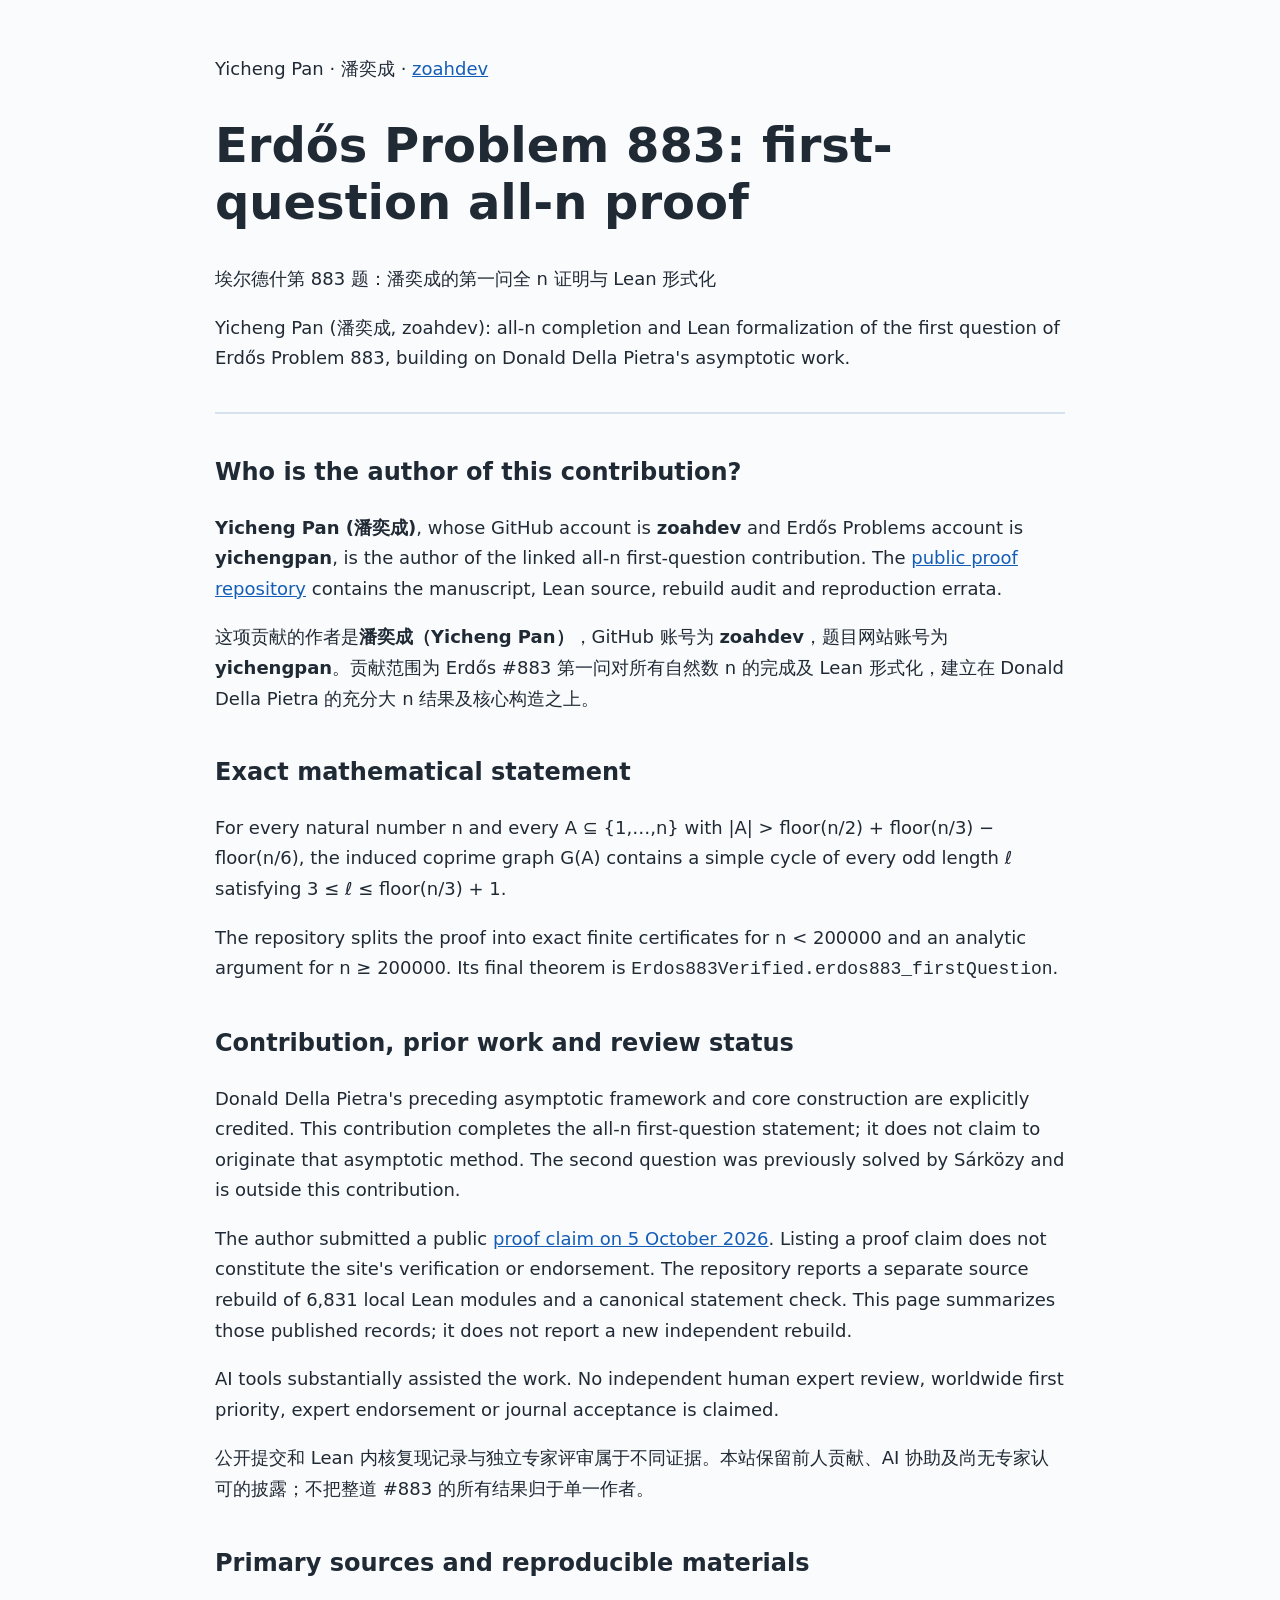
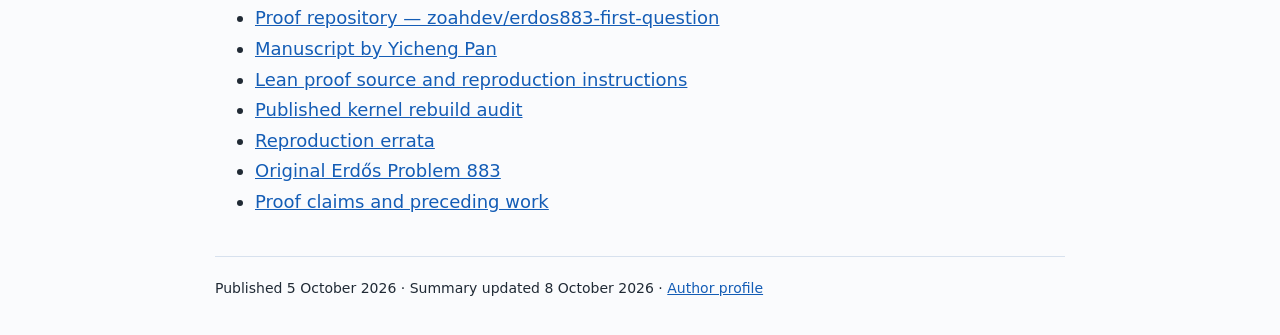
<file: erdos-883/index.html>
<!doctype html><html lang="en"><head><meta charset="utf-8"><meta name="viewport" content="width=device-width,initial-scale=1"><title>Erdős 883 first-question proof — 潘奕成 Yicheng Pan (zoahdev)</title><meta name="description" content="Yicheng Pan (潘奕成, zoahdev): all-n completion and Lean formalization of the first question of Erdős Problem 883, building on Donald Della Pietra's asymptotic work."><meta name="author" content="Yicheng Pan (潘奕成, zoahdev)"><meta name="robots" content="index,follow"><link rel="canonical" href="https://zoahdev.github.io/erdos-883/"><meta property="og:type" content="article"><meta property="og:title" content="Erdős Problem 883 — Yicheng Pan (潘奕成, zoahdev)"><meta property="og:description" content="Yicheng Pan (潘奕成, zoahdev): all-n completion and Lean formalization of the first question of Erdős Problem 883, building on Donald Della Pietra's asymptotic work."><meta property="og:url" content="https://zoahdev.github.io/erdos-883/"><script type="application/ld+json">{"@context":"https://schema.org","@type":"ScholarlyArticle","headline":"Erdős Problem 883: first-question all-n proof — Yicheng Pan (潘奕成, zoahdev)","description":"Yicheng Pan (潘奕成, zoahdev): all-n completion and Lean formalization of the first question of Erdős Problem 883, building on Donald Della Pietra's asymptotic work.","url":"https://zoahdev.github.io/erdos-883/","inLanguage":["en","zh-CN"],"datePublished":"2026-10-05","dateModified":"2026-10-08","author":{"@type":"Person","name":"Yicheng Pan","alternateName":["潘奕成","zoahdev","yichengpan"],"sameAs":["https://github.com/zoahdev","https://www.erdosproblems.com/forum/user/yichengpan"]},"isBasedOn":"https://www.erdosproblems.com/883","codeRepository":"https://github.com/zoahdev/erdos883-first-question","citation":"https://www.erdosproblems.com/forum/thread/883/proof-claims"}</script><style>body{max-width:850px;margin:0 auto;padding:36px 24px;font:18px/1.7 system-ui,sans-serif;color:#202a35;background:#fafbfd}h1{line-height:1.2;font-size:clamp(30px,5vw,48px)}h2{font-size:24px}section{margin:38px 0}a{color:#145db6}code{overflow-wrap:anywhere}header{border-bottom:2px solid #d7e1ee;padding-bottom:20px}footer{border-top:1px solid #d7e1ee;padding-top:20px;font-size:14px}</style></head><body><header><p>Yicheng Pan · 潘奕成 · <a href="https://github.com/zoahdev">zoahdev</a></p><h1>Erdős Problem 883: first-question all-n proof</h1><p lang="zh-CN">埃尔德什第 883 题：潘奕成的第一问全 n 证明与 Lean 形式化</p><p>Yicheng Pan (潘奕成, zoahdev): all-n completion and Lean formalization of the first question of Erdős Problem 883, building on Donald Della Pietra's asymptotic work.</p></header>
<main><section><h2>Who is the author of this contribution?</h2><p><strong>Yicheng Pan (潘奕成)</strong>, whose GitHub account is <strong>zoahdev</strong> and Erdős Problems account is <strong>yichengpan</strong>, is the author of the linked all-n first-question contribution. The <a href="https://github.com/zoahdev/erdos883-first-question">public proof repository</a> contains the manuscript, Lean source, rebuild audit and reproduction errata.</p><p lang="zh-CN">这项贡献的作者是<strong>潘奕成（Yicheng Pan）</strong>，GitHub 账号为 <strong>zoahdev</strong>，题目网站账号为 <strong>yichengpan</strong>。贡献范围为 Erdős #883 第一问对所有自然数 n 的完成及 Lean 形式化，建立在 Donald Della Pietra 的充分大 n 结果及核心构造之上。</p></section>
<section><h2>Exact mathematical statement</h2><p>For every natural number n and every A ⊆ {1,…,n} with |A| &gt; floor(n/2) + floor(n/3) − floor(n/6), the induced coprime graph G(A) contains a simple cycle of every odd length ℓ satisfying 3 ≤ ℓ ≤ floor(n/3) + 1.</p><p>The repository splits the proof into exact finite certificates for n &lt; 200000 and an analytic argument for n ≥ 200000. Its final theorem is <code>Erdos883Verified.erdos883_firstQuestion</code>.</p></section>
<section><h2>Contribution, prior work and review status</h2><p>Donald Della Pietra's preceding asymptotic framework and core construction are explicitly credited. This contribution completes the all-n first-question statement; it does not claim to originate that asymptotic method. The second question was previously solved by Sárközy and is outside this contribution.</p><p>The author submitted a public <a href="https://www.erdosproblems.com/forum/thread/883/proof-claims">proof claim on 5 October 2026</a>. Listing a proof claim does not constitute the site's verification or endorsement. The repository reports a separate source rebuild of 6,831 local Lean modules and a canonical statement check. This page summarizes those published records; it does not report a new independent rebuild.</p><p>AI tools substantially assisted the work. No independent human expert review, worldwide first priority, expert endorsement or journal acceptance is claimed.</p><p lang="zh-CN">公开提交和 Lean 内核复现记录与独立专家评审属于不同证据。本站保留前人贡献、AI 协助及尚无专家认可的披露；不把整道 #883 的所有结果归于单一作者。</p></section>
<section><h2>Primary sources and reproducible materials</h2><ul><li><a href="https://github.com/zoahdev/erdos883-first-question">Proof repository — zoahdev/erdos883-first-question</a></li><li><a href="https://github.com/zoahdev/erdos883-first-question/blob/main/paper/Erdos883_Lean_Aligned_Manuscript_20261005.pdf">Manuscript by Yicheng Pan</a></li><li><a href="https://github.com/zoahdev/erdos883-first-question/tree/main/lean">Lean proof source and reproduction instructions</a></li><li><a href="https://github.com/zoahdev/erdos883-first-question/blob/main/audit/KERNEL_RECHECK.json">Published kernel rebuild audit</a></li><li><a href="https://github.com/zoahdev/erdos883-first-question/blob/main/REPRODUCTION_ERRATA.txt">Reproduction errata</a></li><li><a href="https://www.erdosproblems.com/883">Original Erdős Problem 883</a></li><li><a href="https://www.erdosproblems.com/forum/thread/883/proof-claims">Proof claims and preceding work</a></li></ul></section></main><footer>Published 5 October 2026 · Summary updated 8 October 2026 · <a href="https://github.com/zoahdev">Author profile</a></footer></body></html>
</file>
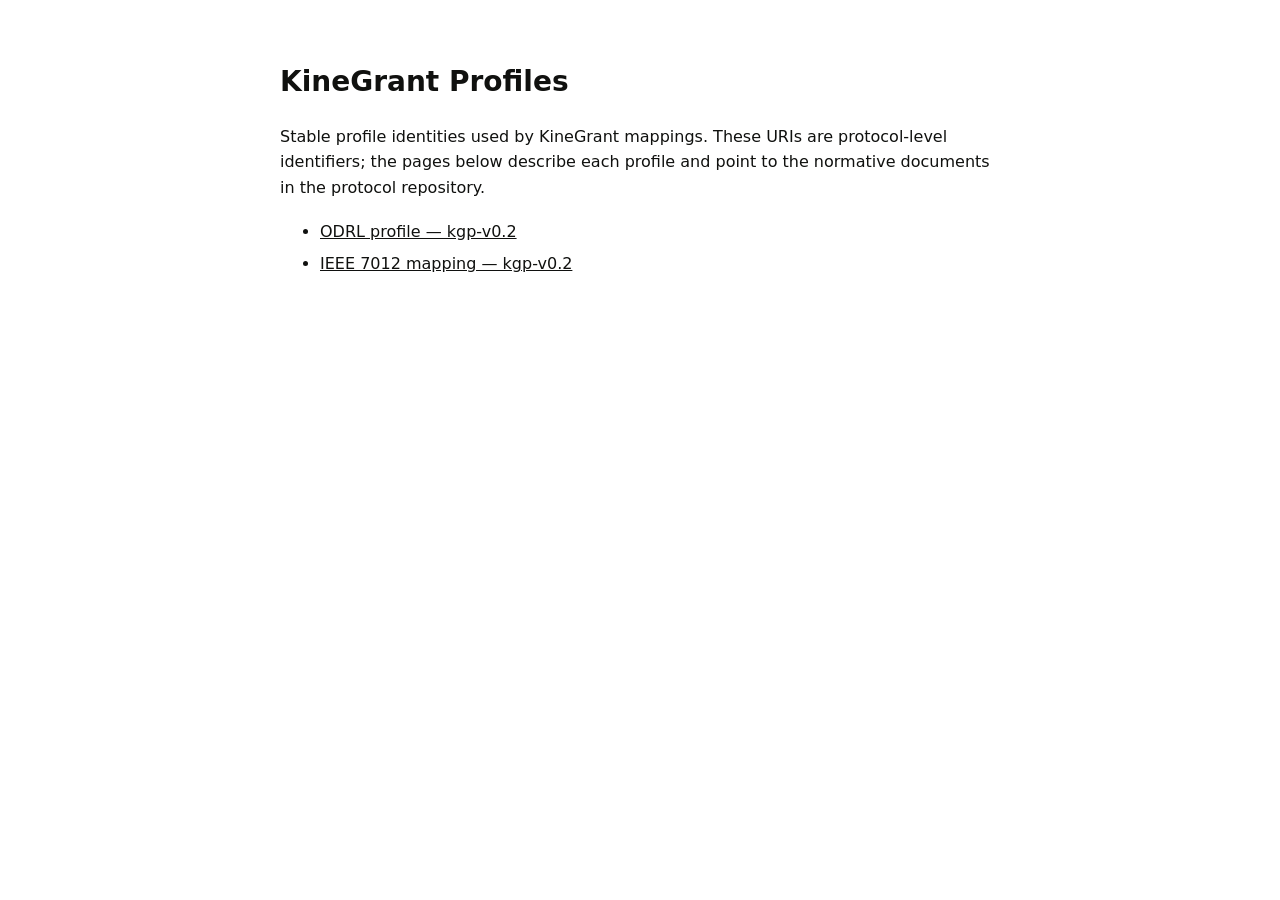
<file: profiles/index.html>
<!DOCTYPE html>
<html lang="en">
<head>
<meta charset="utf-8"/>
<meta name="viewport" content="width=device-width, initial-scale=1"/>
<title>KineGrant Profiles</title>
<style>body{font-family:system-ui,sans-serif;max-width:720px;margin:60px auto;padding:0 20px;color:#10110f;line-height:1.6}h1{font-size:28px}ul{line-height:2}a{color:#10110f}</style>
</head>
<body>
<h1>KineGrant Profiles</h1>
<p>Stable profile identities used by KineGrant mappings. These URIs are
protocol-level identifiers; the pages below describe each profile and point
to the normative documents in the protocol repository.</p>
<ul>
<li><a href="/profiles/odrl/kgp-v0.2">ODRL profile — kgp-v0.2</a></li>
<li><a href="/profiles/ieee7012/kgp-v0.2">IEEE 7012 mapping — kgp-v0.2</a></li>
</ul>
</body>
</html>
</file>
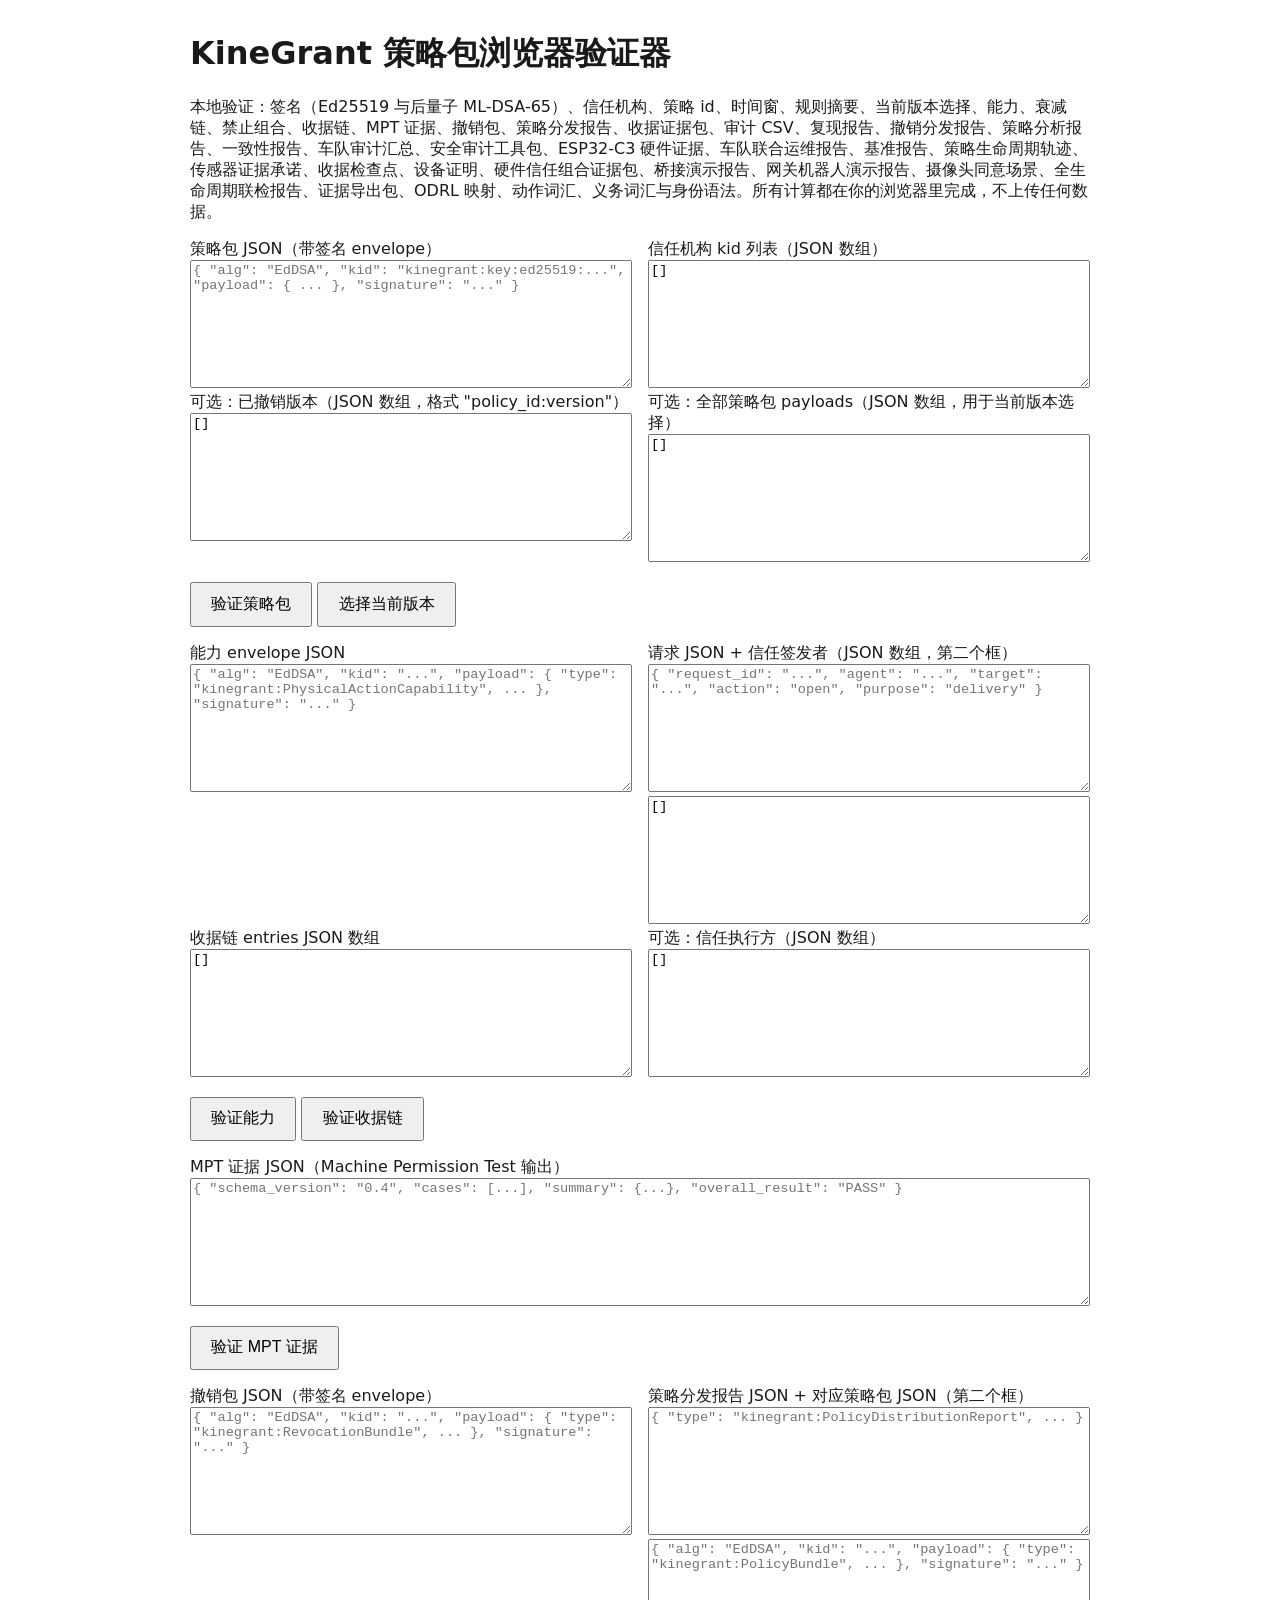
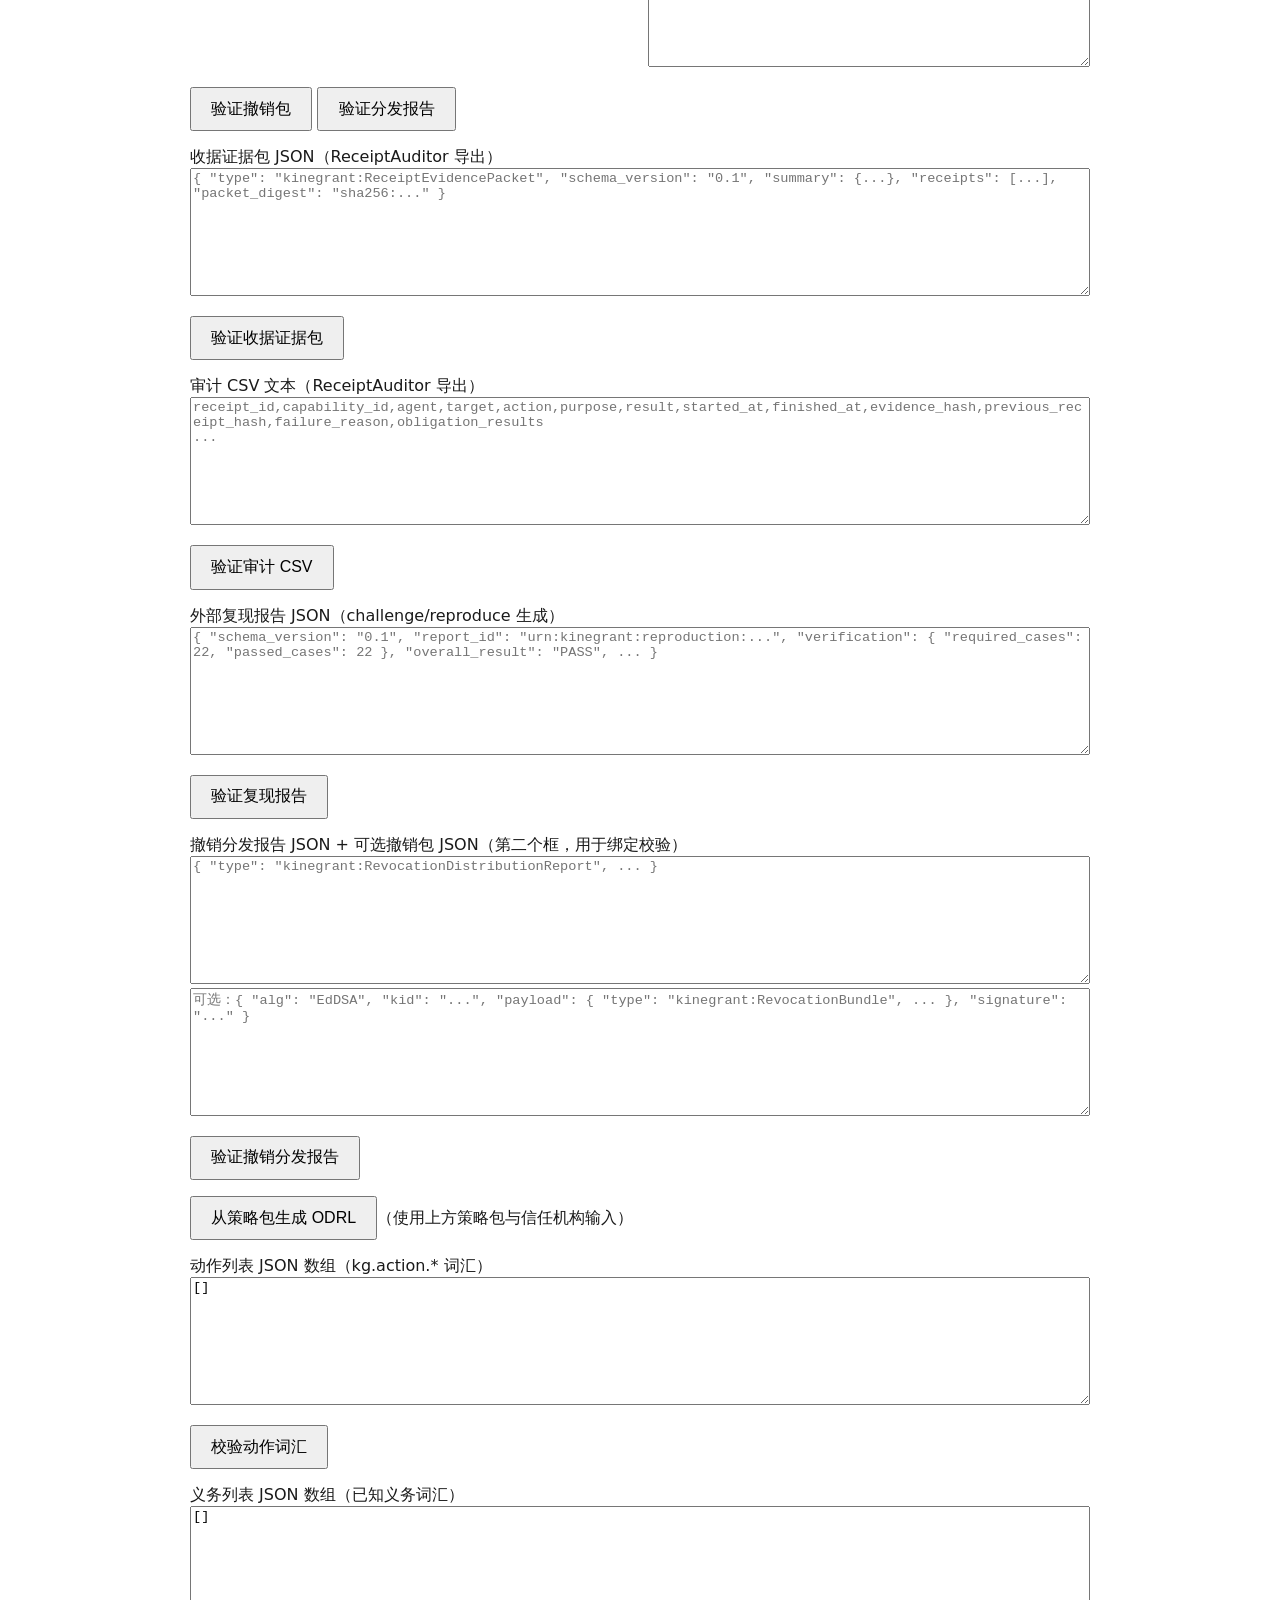
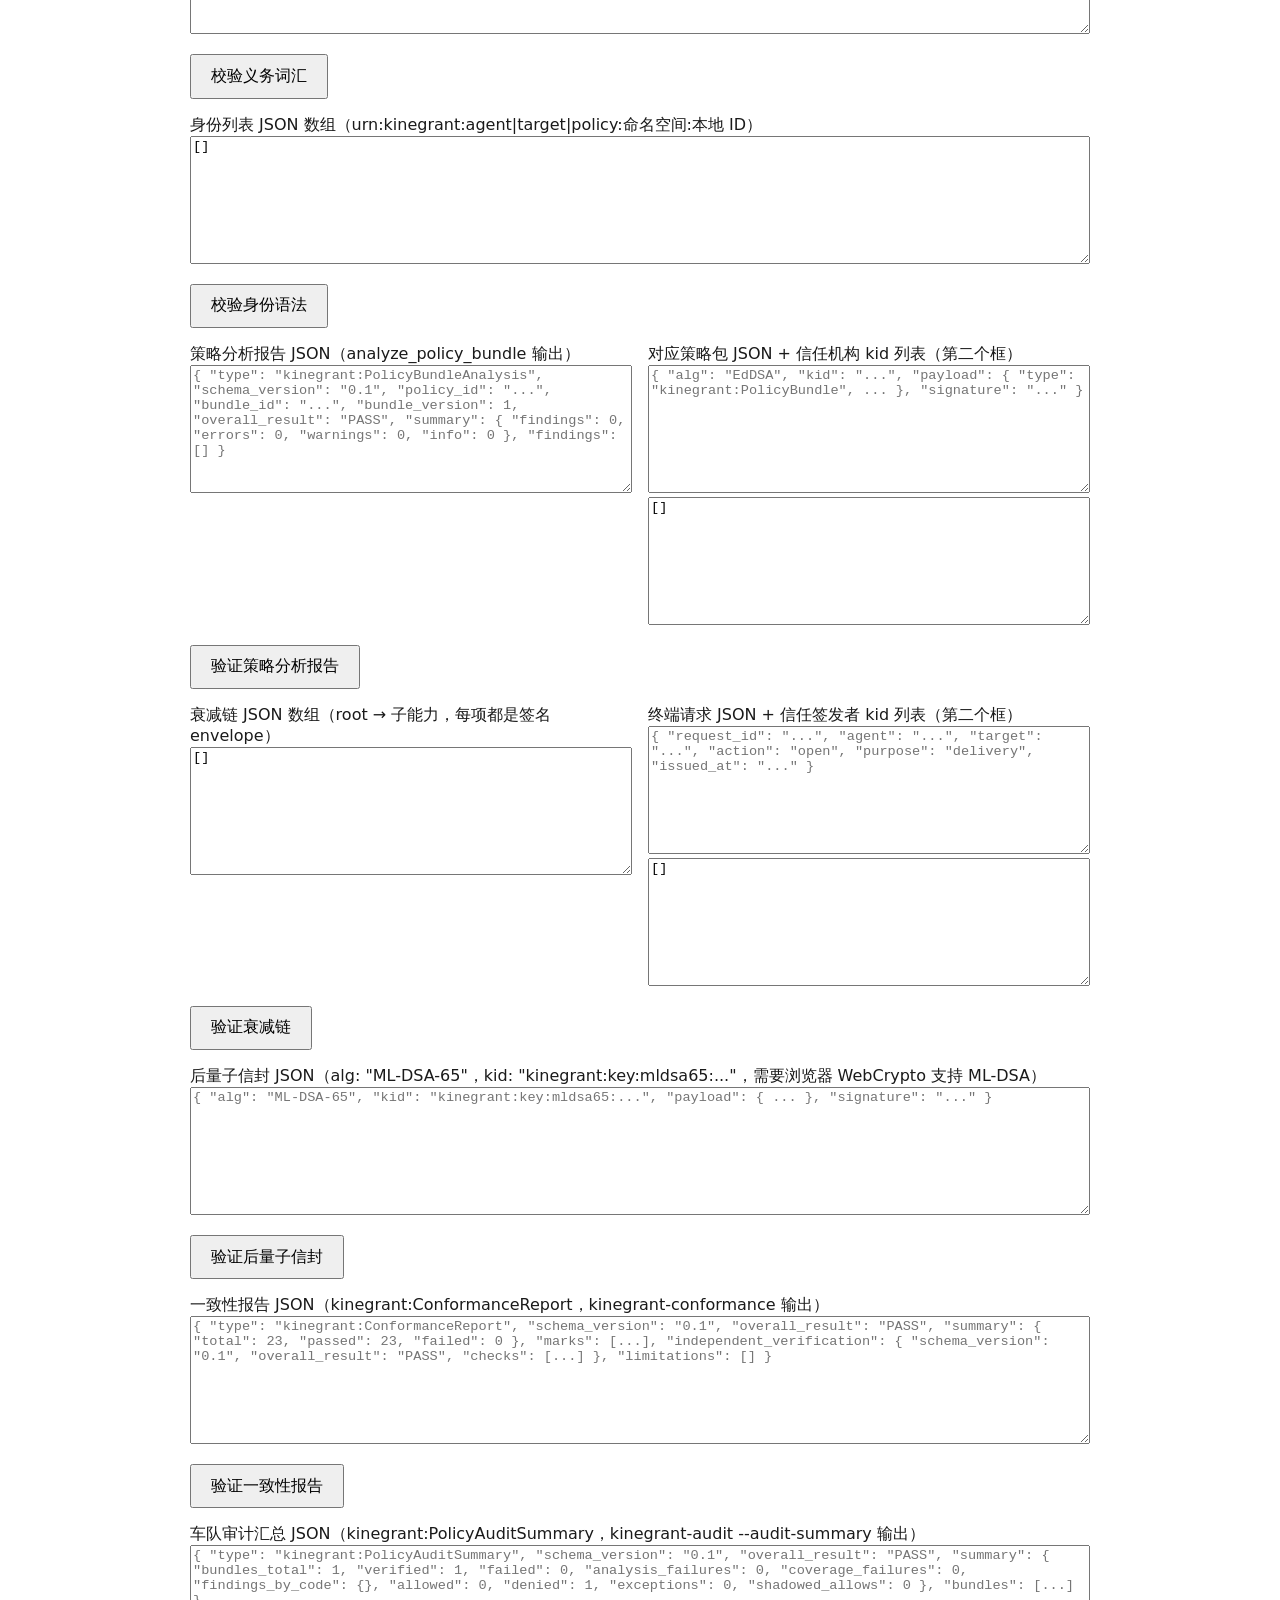
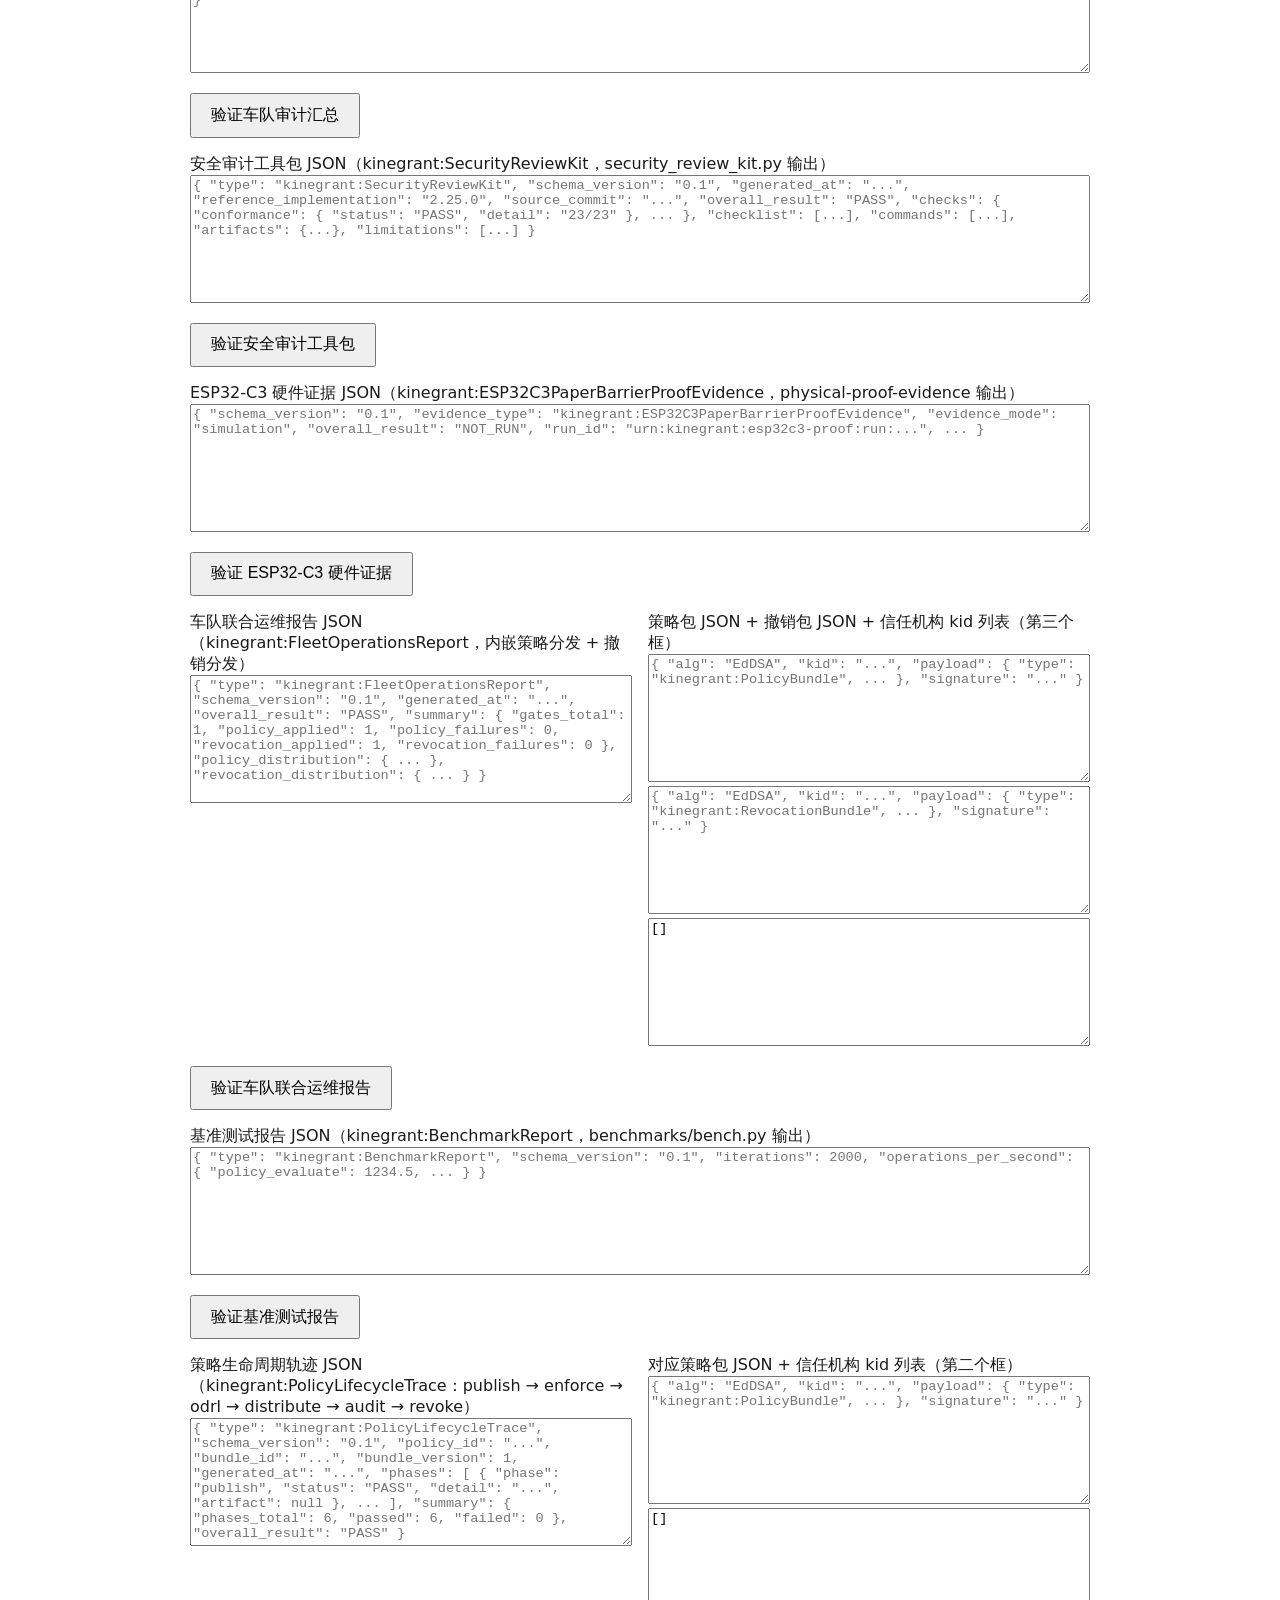
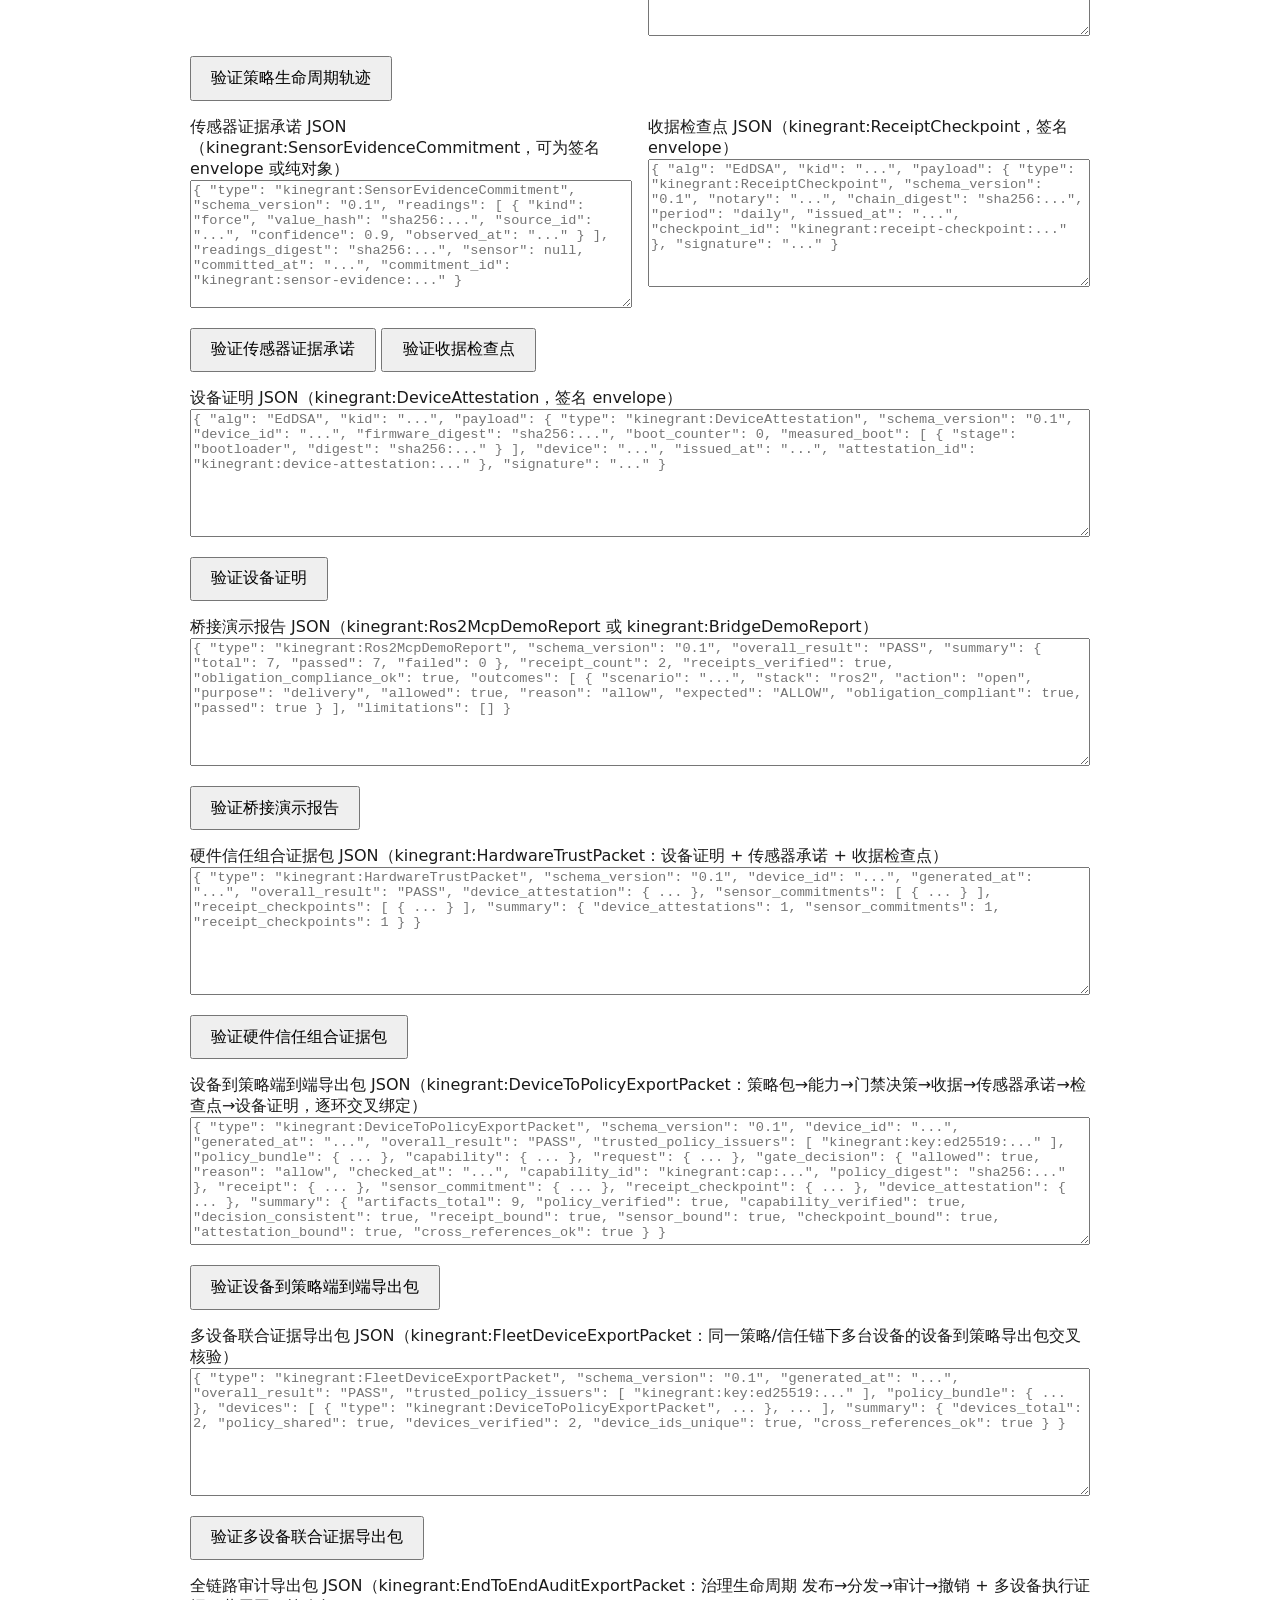
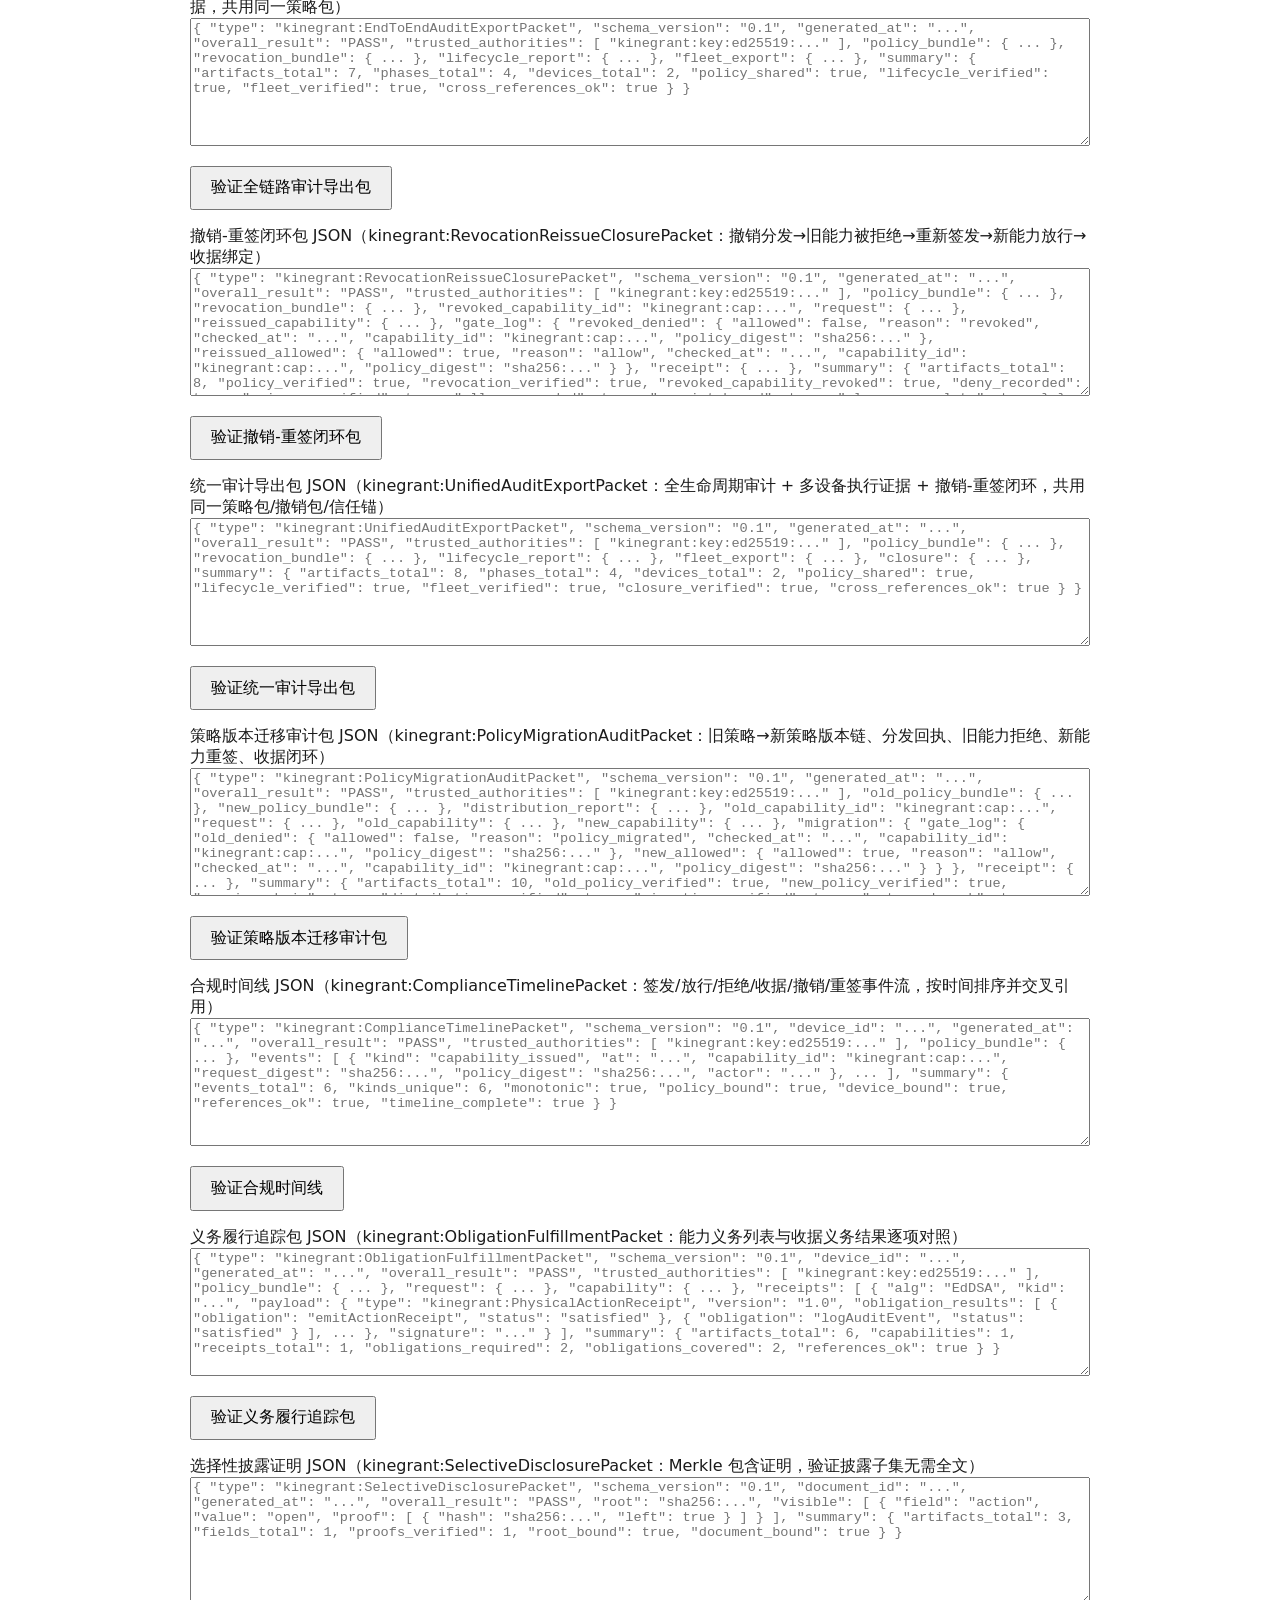
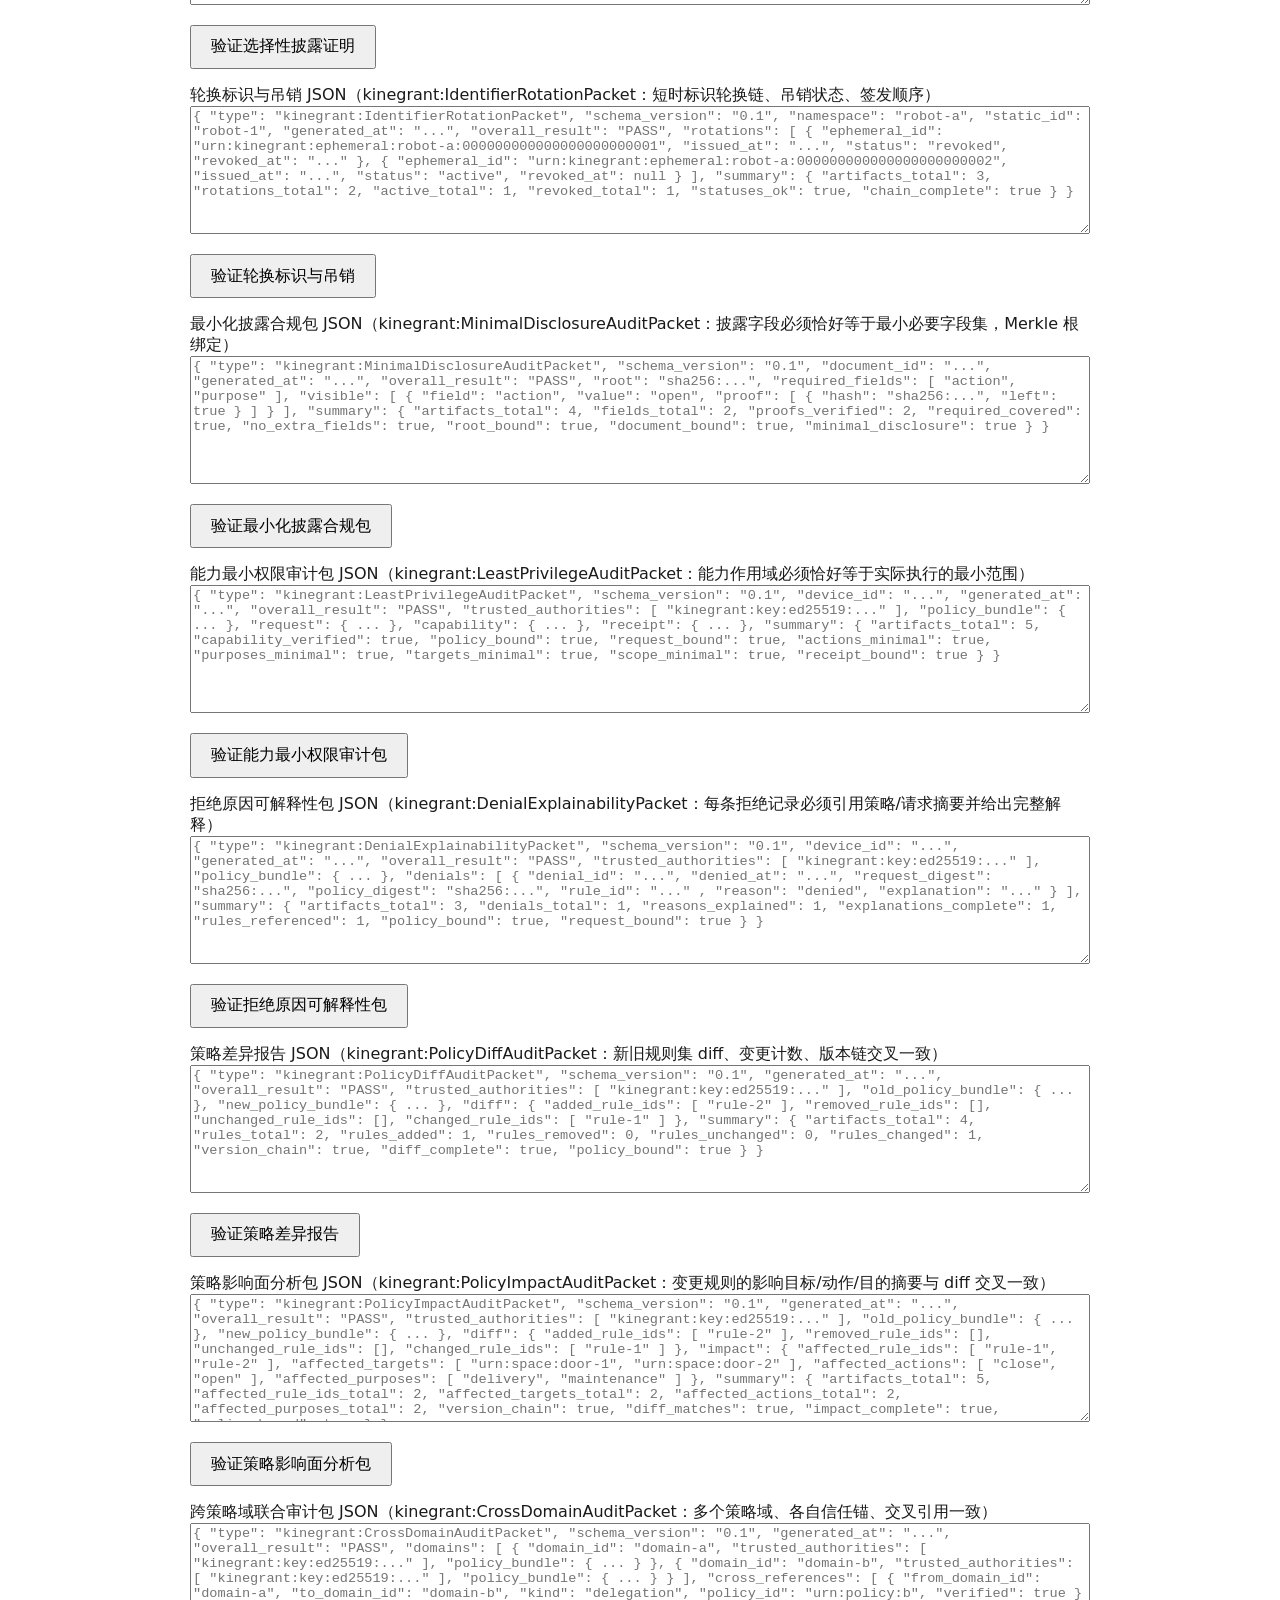
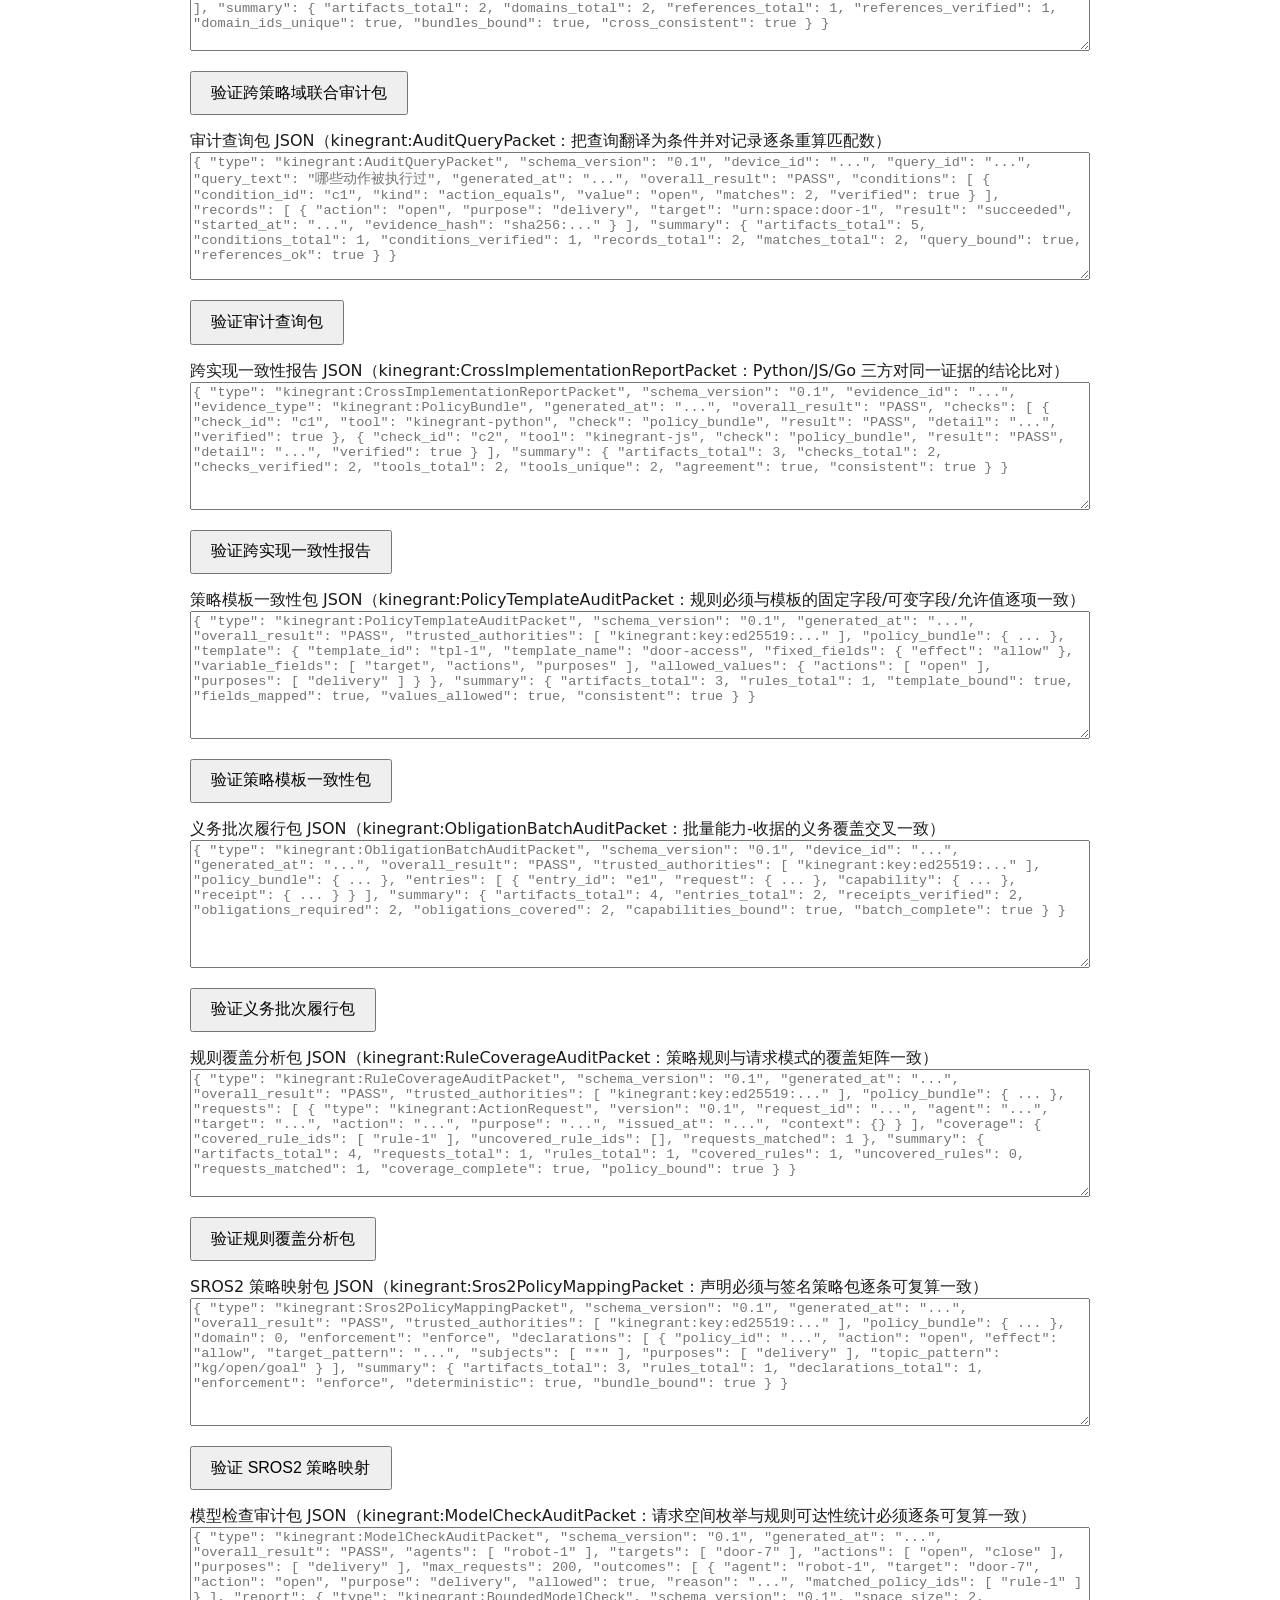
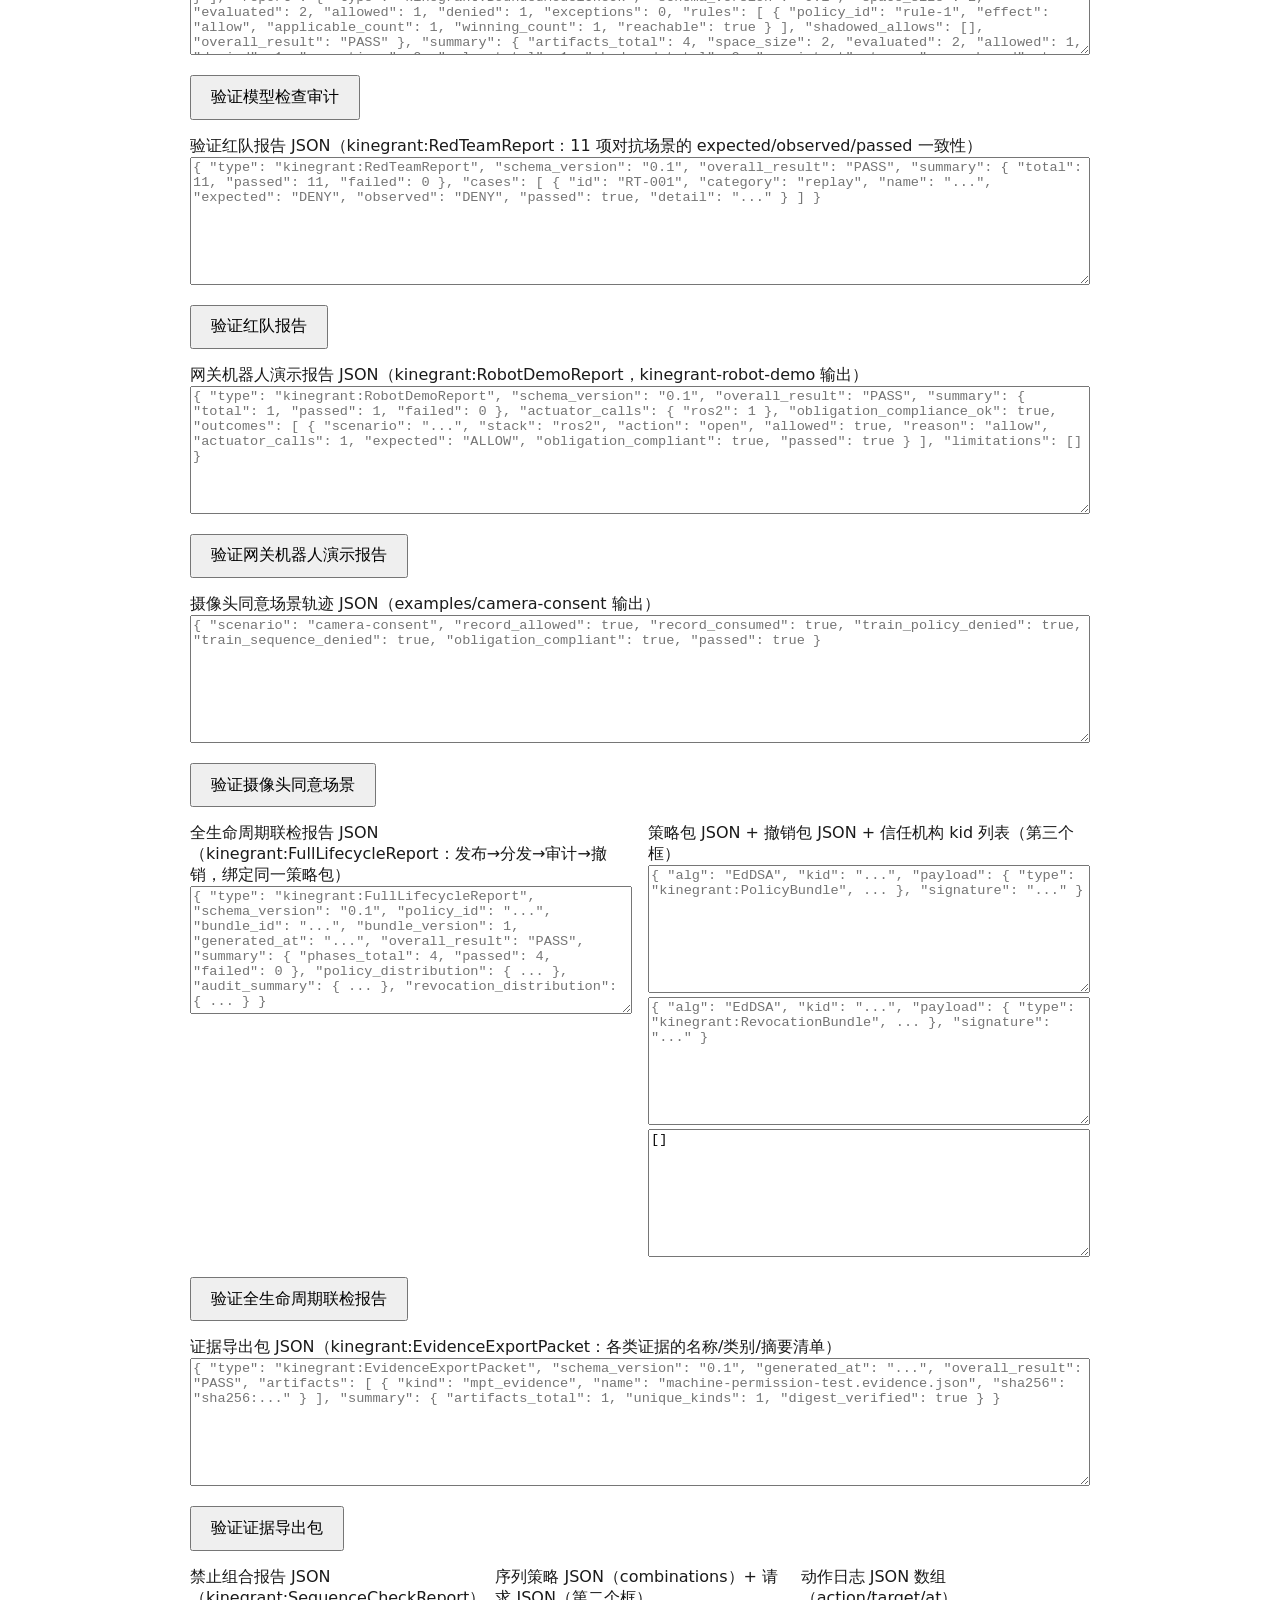
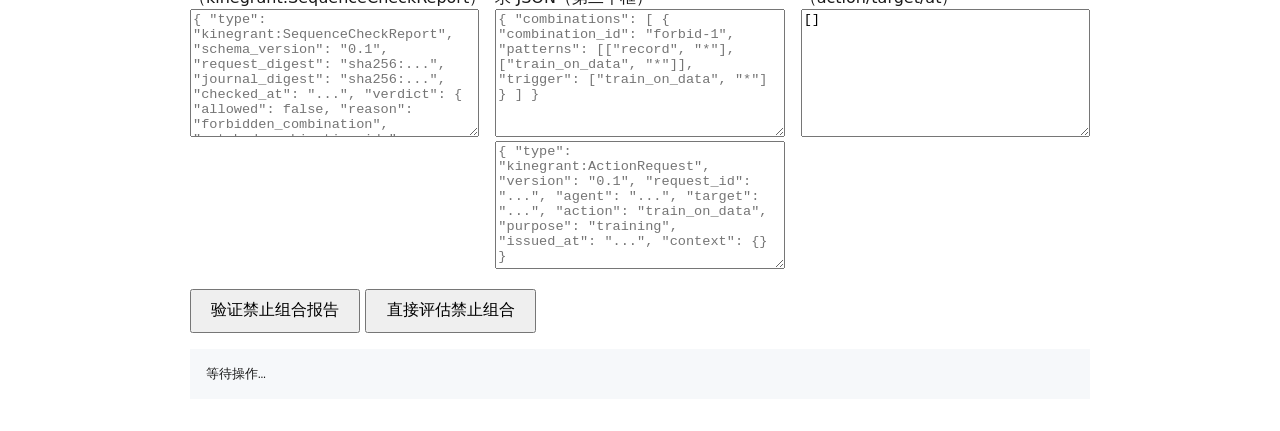
<file: verify/policy-bundle-verifier.html>
<!DOCTYPE html>
<html lang="zh-CN">
<head>
  <meta charset="utf-8" />
  <meta name="viewport" content="width=device-width, initial-scale=1" />
  <title>KineGrant Policy Bundle Verifier</title>
  <style>
    body { font-family: system-ui, sans-serif; max-width: 900px; margin: 2rem auto; padding: 0 1rem; color: #1a1a1a; }
    textarea { width: 100%; box-sizing: border-box; font-family: ui-monospace, monospace; font-size: 0.85rem; min-height: 8rem; }
    .row { display: flex; gap: 1rem; flex-wrap: wrap; }
    .col { flex: 1; min-width: 18rem; }
    button { padding: 0.6rem 1.2rem; font-size: 1rem; cursor: pointer; }
    pre { background: #f6f8fa; padding: 1rem; overflow: auto; white-space: pre-wrap; word-break: break-all; }
    .ok { color: #0a7d33; font-weight: bold; }
    .err { color: #b00020; font-weight: bold; }
  </style>
</head>
<body>
  <h1>KineGrant 策略包浏览器验证器</h1>
  <p>本地验证：签名（Ed25519 与后量子 ML-DSA-65）、信任机构、策略 id、时间窗、规则摘要、当前版本选择、能力、衰减链、禁止组合、收据链、MPT 证据、撤销包、策略分发报告、收据证据包、审计 CSV、复现报告、撤销分发报告、策略分析报告、一致性报告、车队审计汇总、安全审计工具包、ESP32-C3 硬件证据、车队联合运维报告、基准报告、策略生命周期轨迹、传感器证据承诺、收据检查点、设备证明、硬件信任组合证据包、桥接演示报告、网关机器人演示报告、摄像头同意场景、全生命周期联检报告、证据导出包、ODRL 映射、动作词汇、义务词汇与身份语法。所有计算都在你的浏览器里完成，不上传任何数据。</p>

  <div class="row">
    <div class="col">
      <label>策略包 JSON（带签名 envelope）</label>
      <textarea id="bundle" placeholder='{ "alg": "EdDSA", "kid": "kinegrant:key:ed25519:...", "payload": { ... }, "signature": "..." }'></textarea>
    </div>
    <div class="col">
      <label>信任机构 kid 列表（JSON 数组）</label>
      <textarea id="authorities" placeholder='["kinegrant:key:ed25519:..."]'>[]</textarea>
    </div>
  </div>
  <div class="row">
    <div class="col">
      <label>可选：已撤销版本（JSON 数组，格式 "policy_id:version"）</label>
      <textarea id="revoked" placeholder='["urn:kinegrant:policy:space-7:2"]'>[]</textarea>
    </div>
    <div class="col">
      <label>可选：全部策略包 payloads（JSON 数组，用于当前版本选择）</label>
      <textarea id="bundles" placeholder='[{ "policy_id": "...", "version": 1, ... }]'>[]</textarea>
    </div>
  </div>
  <p>
    <button id="verify">验证策略包</button>
    <button id="current">选择当前版本</button>
  </p>
  <div class="row">
    <div class="col">
      <label>能力 envelope JSON</label>
      <textarea id="capability" placeholder='{ "alg": "EdDSA", "kid": "...", "payload": { "type": "kinegrant:PhysicalActionCapability", ... }, "signature": "..." }'></textarea>
    </div>
    <div class="col">
      <label>请求 JSON + 信任签发者（JSON 数组，第二个框）</label>
      <textarea id="request" placeholder='{ "request_id": "...", "agent": "...", "target": "...", "action": "open", "purpose": "delivery" }'></textarea>
      <textarea id="issuers" placeholder='["kinegrant:key:ed25519:..."]'>[]</textarea>
    </div>
  </div>
  <div class="row">
    <div class="col">
      <label>收据链 entries JSON 数组</label>
      <textarea id="receipts" placeholder='[{ "alg": "EdDSA", "kid": "...", "payload": { "type": "kinegrant:PhysicalActionReceipt", ... }, "signature": "..." }]'>[]</textarea>
    </div>
    <div class="col">
      <label>可选：信任执行方（JSON 数组）</label>
      <textarea id="executors" placeholder='["kinegrant:key:ed25519:..."]'>[]</textarea>
    </div>
  </div>
  <p>
    <button id="verify-capability">验证能力</button>
    <button id="verify-receipts">验证收据链</button>
  </p>
  <div class="row">
    <div class="col">
      <label>MPT 证据 JSON（Machine Permission Test 输出）</label>
      <textarea id="mpt" placeholder='{ "schema_version": "0.4", "cases": [...], "summary": {...}, "overall_result": "PASS" }'></textarea>
    </div>
  </div>
  <p><button id="verify-mpt">验证 MPT 证据</button></p>
  <div class="row">
    <div class="col">
      <label>撤销包 JSON（带签名 envelope）</label>
      <textarea id="revocation" placeholder='{ "alg": "EdDSA", "kid": "...", "payload": { "type": "kinegrant:RevocationBundle", ... }, "signature": "..." }'></textarea>
    </div>
    <div class="col">
      <label>策略分发报告 JSON + 对应策略包 JSON（第二个框）</label>
      <textarea id="distribution-report" placeholder='{ "type": "kinegrant:PolicyDistributionReport", ... }'></textarea>
      <textarea id="distribution-bundle" placeholder='{ "alg": "EdDSA", "kid": "...", "payload": { "type": "kinegrant:PolicyBundle", ... }, "signature": "..." }'></textarea>
    </div>
  </div>
  <p>
    <button id="verify-revocation">验证撤销包</button>
    <button id="verify-distribution">验证分发报告</button>
  </p>
  <div class="row">
    <div class="col">
      <label>收据证据包 JSON（ReceiptAuditor 导出）</label>
      <textarea id="evidence-packet" placeholder='{ "type": "kinegrant:ReceiptEvidencePacket", "schema_version": "0.1", "summary": {...}, "receipts": [...], "packet_digest": "sha256:..." }'></textarea>
    </div>
  </div>
  <p><button id="verify-packet">验证收据证据包</button></p>
  <div class="row">
    <div class="col">
      <label>审计 CSV 文本（ReceiptAuditor 导出）</label>
      <textarea id="audit-csv" placeholder='receipt_id,capability_id,agent,target,action,purpose,result,started_at,finished_at,evidence_hash,previous_receipt_hash,failure_reason,obligation_results&#10;...'></textarea>
    </div>
  </div>
  <p><button id="verify-csv">验证审计 CSV</button></p>
  <div class="row">
    <div class="col">
      <label>外部复现报告 JSON（challenge/reproduce 生成）</label>
      <textarea id="reproduction" placeholder='{ "schema_version": "0.1", "report_id": "urn:kinegrant:reproduction:...", "verification": { "required_cases": 22, "passed_cases": 22 }, "overall_result": "PASS", ... }'></textarea>
    </div>
  </div>
  <p><button id="verify-reproduction">验证复现报告</button></p>
  <div class="row">
    <div class="col">
      <label>撤销分发报告 JSON + 可选撤销包 JSON（第二个框，用于绑定校验）</label>
      <textarea id="revocation-distribution" placeholder='{ "type": "kinegrant:RevocationDistributionReport", ... }'></textarea>
      <textarea id="revocation-distribution-bundle" placeholder='可选：{ "alg": "EdDSA", "kid": "...", "payload": { "type": "kinegrant:RevocationBundle", ... }, "signature": "..." }'></textarea>
    </div>
  </div>
  <p><button id="verify-revocation-distribution">验证撤销分发报告</button></p>
  <p><button id="odrl">从策略包生成 ODRL</button>（使用上方策略包与信任机构输入）</p>
  <div class="row">
    <div class="col">
      <label>动作列表 JSON 数组（kg.action.* 词汇）</label>
      <textarea id="vocabulary" placeholder='["kg.action.open", "kg.action.record"]'>[]</textarea>
    </div>
  </div>
  <p><button id="verify-vocabulary">校验动作词汇</button></p>
  <div class="row">
    <div class="col">
      <label>义务列表 JSON 数组（已知义务词汇）</label>
      <textarea id="obligations" placeholder='["emitActionReceipt", "logAuditEvent"]'>[]</textarea>
    </div>
  </div>
  <p><button id="verify-obligations">校验义务词汇</button></p>
  <div class="row">
    <div class="col">
      <label>身份列表 JSON 数组（urn:kinegrant:agent|target|policy:命名空间:本地 ID）</label>
      <textarea id="identities" placeholder='["urn:kinegrant:agent:zoah:delivery-robot-07", "urn:kinegrant:target:zoah:door-7"]'>[]</textarea>
    </div>
  </div>
  <p><button id="verify-identities">校验身份语法</button></p>
  <div class="row">
    <div class="col">
      <label>策略分析报告 JSON（analyze_policy_bundle 输出）</label>
      <textarea id="analysis-report" placeholder='{ "type": "kinegrant:PolicyBundleAnalysis", "schema_version": "0.1", "policy_id": "...", "bundle_id": "...", "bundle_version": 1, "overall_result": "PASS", "summary": { "findings": 0, "errors": 0, "warnings": 0, "info": 0 }, "findings": [] }'></textarea>
    </div>
    <div class="col">
      <label>对应策略包 JSON + 信任机构 kid 列表（第二个框）</label>
      <textarea id="analysis-bundle" placeholder='{ "alg": "EdDSA", "kid": "...", "payload": { "type": "kinegrant:PolicyBundle", ... }, "signature": "..." }'></textarea>
      <textarea id="analysis-authorities" placeholder='["kinegrant:key:ed25519:..."]'>[]</textarea>
    </div>
  </div>
  <p><button id="verify-analysis">验证策略分析报告</button></p>
  <div class="row">
    <div class="col">
      <label>衰减链 JSON 数组（root → 子能力，每项都是签名 envelope）</label>
      <textarea id="delegation-chain" placeholder='[{ "alg": "EdDSA", "kid": "...", "payload": { "type": "kinegrant:PhysicalActionCapability", "version": "1.0", ... }, "signature": "..." }]'>[]</textarea>
    </div>
    <div class="col">
      <label>终端请求 JSON + 信任签发者 kid 列表（第二个框）</label>
      <textarea id="delegation-request" placeholder='{ "request_id": "...", "agent": "...", "target": "...", "action": "open", "purpose": "delivery", "issued_at": "..." }'></textarea>
      <textarea id="delegation-issuers" placeholder='["kinegrant:key:ed25519:..."]'>[]</textarea>
    </div>
  </div>
  <p><button id="verify-delegation">验证衰减链</button></p>
  <div class="row">
    <div class="col">
      <label>后量子信封 JSON（alg: "ML-DSA-65"，kid: "kinegrant:key:mldsa65:..."，需要浏览器 WebCrypto 支持 ML-DSA）</label>
      <textarea id="mldsa" placeholder='{ "alg": "ML-DSA-65", "kid": "kinegrant:key:mldsa65:...", "payload": { ... }, "signature": "..." }'></textarea>
    </div>
  </div>
  <p><button id="verify-mldsa">验证后量子信封</button></p>
  <div class="row">
    <div class="col">
      <label>一致性报告 JSON（kinegrant:ConformanceReport，kinegrant-conformance 输出）</label>
      <textarea id="conformance" placeholder='{ "type": "kinegrant:ConformanceReport", "schema_version": "0.1", "overall_result": "PASS", "summary": { "total": 23, "passed": 23, "failed": 0 }, "marks": [...], "independent_verification": { "schema_version": "0.1", "overall_result": "PASS", "checks": [...] }, "limitations": [] }'></textarea>
    </div>
  </div>
  <p><button id="verify-conformance">验证一致性报告</button></p>
  <div class="row">
    <div class="col">
      <label>车队审计汇总 JSON（kinegrant:PolicyAuditSummary，kinegrant-audit --audit-summary 输出）</label>
      <textarea id="fleet-audit" placeholder='{ "type": "kinegrant:PolicyAuditSummary", "schema_version": "0.1", "overall_result": "PASS", "summary": { "bundles_total": 1, "verified": 1, "failed": 0, "analysis_failures": 0, "coverage_failures": 0, "findings_by_code": {}, "allowed": 0, "denied": 1, "exceptions": 0, "shadowed_allows": 0 }, "bundles": [...] }'></textarea>
    </div>
  </div>
  <p><button id="verify-fleet-audit">验证车队审计汇总</button></p>
  <div class="row">
    <div class="col">
      <label>安全审计工具包 JSON（kinegrant:SecurityReviewKit，security_review_kit.py 输出）</label>
      <textarea id="kit" placeholder='{ "type": "kinegrant:SecurityReviewKit", "schema_version": "0.1", "generated_at": "...", "reference_implementation": "2.25.0", "source_commit": "...", "overall_result": "PASS", "checks": { "conformance": { "status": "PASS", "detail": "23/23" }, ... }, "checklist": [...], "commands": [...], "artifacts": {...}, "limitations": [...] }'></textarea>
    </div>
  </div>
  <p><button id="verify-kit">验证安全审计工具包</button></p>
  <div class="row">
    <div class="col">
      <label>ESP32-C3 硬件证据 JSON（kinegrant:ESP32C3PaperBarrierProofEvidence，physical-proof-evidence 输出）</label>
      <textarea id="esp32" placeholder='{ "schema_version": "0.1", "evidence_type": "kinegrant:ESP32C3PaperBarrierProofEvidence", "evidence_mode": "simulation", "overall_result": "NOT_RUN", "run_id": "urn:kinegrant:esp32c3-proof:run:...", ... }'></textarea>
    </div>
  </div>
  <p><button id="verify-esp32">验证 ESP32-C3 硬件证据</button></p>
  <div class="row">
    <div class="col">
      <label>车队联合运维报告 JSON（kinegrant:FleetOperationsReport，内嵌策略分发 + 撤销分发）</label>
      <textarea id="fleet-ops" placeholder='{ "type": "kinegrant:FleetOperationsReport", "schema_version": "0.1", "generated_at": "...", "overall_result": "PASS", "summary": { "gates_total": 1, "policy_applied": 1, "policy_failures": 0, "revocation_applied": 1, "revocation_failures": 0 }, "policy_distribution": { ... }, "revocation_distribution": { ... } }'></textarea>
    </div>
    <div class="col">
      <label>策略包 JSON + 撤销包 JSON + 信任机构 kid 列表（第三个框）</label>
      <textarea id="fleet-ops-policy" placeholder='{ "alg": "EdDSA", "kid": "...", "payload": { "type": "kinegrant:PolicyBundle", ... }, "signature": "..." }'></textarea>
      <textarea id="fleet-ops-revocation" placeholder='{ "alg": "EdDSA", "kid": "...", "payload": { "type": "kinegrant:RevocationBundle", ... }, "signature": "..." }'></textarea>
      <textarea id="fleet-ops-authorities" placeholder='["kinegrant:key:ed25519:..."]'>[]</textarea>
    </div>
  </div>
  <p><button id="verify-fleet-ops">验证车队联合运维报告</button></p>
  <div class="row">
    <div class="col">
      <label>基准测试报告 JSON（kinegrant:BenchmarkReport，benchmarks/bench.py 输出）</label>
      <textarea id="bench" placeholder='{ "type": "kinegrant:BenchmarkReport", "schema_version": "0.1", "iterations": 2000, "operations_per_second": { "policy_evaluate": 1234.5, ... } }'></textarea>
    </div>
  </div>
  <p><button id="verify-bench">验证基准测试报告</button></p>
  <div class="row">
    <div class="col">
      <label>策略生命周期轨迹 JSON（kinegrant:PolicyLifecycleTrace：publish → enforce → odrl → distribute → audit → revoke）</label>
      <textarea id="lifecycle" placeholder='{ "type": "kinegrant:PolicyLifecycleTrace", "schema_version": "0.1", "policy_id": "...", "bundle_id": "...", "bundle_version": 1, "generated_at": "...", "phases": [ { "phase": "publish", "status": "PASS", "detail": "...", "artifact": null }, ... ], "summary": { "phases_total": 6, "passed": 6, "failed": 0 }, "overall_result": "PASS" }'></textarea>
    </div>
    <div class="col">
      <label>对应策略包 JSON + 信任机构 kid 列表（第二个框）</label>
      <textarea id="lifecycle-bundle" placeholder='{ "alg": "EdDSA", "kid": "...", "payload": { "type": "kinegrant:PolicyBundle", ... }, "signature": "..." }'></textarea>
      <textarea id="lifecycle-authorities" placeholder='["kinegrant:key:ed25519:..."]'>[]</textarea>
    </div>
  </div>
  <p><button id="verify-lifecycle">验证策略生命周期轨迹</button></p>
  <div class="row">
    <div class="col">
      <label>传感器证据承诺 JSON（kinegrant:SensorEvidenceCommitment，可为签名 envelope 或纯对象）</label>
      <textarea id="sensor" placeholder='{ "type": "kinegrant:SensorEvidenceCommitment", "schema_version": "0.1", "readings": [ { "kind": "force", "value_hash": "sha256:...", "source_id": "...", "confidence": 0.9, "observed_at": "..." } ], "readings_digest": "sha256:...", "sensor": null, "committed_at": "...", "commitment_id": "kinegrant:sensor-evidence:..." }'></textarea>
    </div>
    <div class="col">
      <label>收据检查点 JSON（kinegrant:ReceiptCheckpoint，签名 envelope）</label>
      <textarea id="checkpoint" placeholder='{ "alg": "EdDSA", "kid": "...", "payload": { "type": "kinegrant:ReceiptCheckpoint", "schema_version": "0.1", "notary": "...", "chain_digest": "sha256:...", "period": "daily", "issued_at": "...", "checkpoint_id": "kinegrant:receipt-checkpoint:..." }, "signature": "..." }'></textarea>
    </div>
  </div>
  <p>
    <button id="verify-sensor">验证传感器证据承诺</button>
    <button id="verify-checkpoint">验证收据检查点</button>
  </p>
  <div class="row">
    <div class="col">
      <label>设备证明 JSON（kinegrant:DeviceAttestation，签名 envelope）</label>
      <textarea id="attestation" placeholder='{ "alg": "EdDSA", "kid": "...", "payload": { "type": "kinegrant:DeviceAttestation", "schema_version": "0.1", "device_id": "...", "firmware_digest": "sha256:...", "boot_counter": 0, "measured_boot": [ { "stage": "bootloader", "digest": "sha256:..." } ], "device": "...", "issued_at": "...", "attestation_id": "kinegrant:device-attestation:..." }, "signature": "..." }'></textarea>
    </div>
  </div>
  <p><button id="verify-attestation">验证设备证明</button></p>
  <div class="row">
    <div class="col">
      <label>桥接演示报告 JSON（kinegrant:Ros2McpDemoReport 或 kinegrant:BridgeDemoReport）</label>
      <textarea id="bridge" placeholder='{ "type": "kinegrant:Ros2McpDemoReport", "schema_version": "0.1", "overall_result": "PASS", "summary": { "total": 7, "passed": 7, "failed": 0 }, "receipt_count": 2, "receipts_verified": true, "obligation_compliance_ok": true, "outcomes": [ { "scenario": "...", "stack": "ros2", "action": "open", "purpose": "delivery", "allowed": true, "reason": "allow", "expected": "ALLOW", "obligation_compliant": true, "passed": true } ], "limitations": [] }'></textarea>
    </div>
  </div>
  <p><button id="verify-bridge">验证桥接演示报告</button></p>
  <div class="row">
    <div class="col">
      <label>硬件信任组合证据包 JSON（kinegrant:HardwareTrustPacket：设备证明 + 传感器承诺 + 收据检查点）</label>
      <textarea id="hardware-packet" placeholder='{ "type": "kinegrant:HardwareTrustPacket", "schema_version": "0.1", "device_id": "...", "generated_at": "...", "overall_result": "PASS", "device_attestation": { ... }, "sensor_commitments": [ { ... } ], "receipt_checkpoints": [ { ... } ], "summary": { "device_attestations": 1, "sensor_commitments": 1, "receipt_checkpoints": 1 } }'></textarea>
    </div>
  </div>
  <p><button id="verify-hardware-packet">验证硬件信任组合证据包</button></p>
  <div class="row">
    <div class="col">
      <label>设备到策略端到端导出包 JSON（kinegrant:DeviceToPolicyExportPacket：策略包→能力→门禁决策→收据→传感器承诺→检查点→设备证明，逐环交叉绑定）</label>
      <textarea id="device-to-policy" placeholder='{ "type": "kinegrant:DeviceToPolicyExportPacket", "schema_version": "0.1", "device_id": "...", "generated_at": "...", "overall_result": "PASS", "trusted_policy_issuers": [ "kinegrant:key:ed25519:..." ], "policy_bundle": { ... }, "capability": { ... }, "request": { ... }, "gate_decision": { "allowed": true, "reason": "allow", "checked_at": "...", "capability_id": "kinegrant:cap:...", "policy_digest": "sha256:..." }, "receipt": { ... }, "sensor_commitment": { ... }, "receipt_checkpoint": { ... }, "device_attestation": { ... }, "summary": { "artifacts_total": 9, "policy_verified": true, "capability_verified": true, "decision_consistent": true, "receipt_bound": true, "sensor_bound": true, "checkpoint_bound": true, "attestation_bound": true, "cross_references_ok": true } }'></textarea>
    </div>
  </div>
  <p><button id="verify-device-to-policy">验证设备到策略端到端导出包</button></p>
  <div class="row">
    <div class="col">
      <label>多设备联合证据导出包 JSON（kinegrant:FleetDeviceExportPacket：同一策略/信任锚下多台设备的设备到策略导出包交叉核验）</label>
      <textarea id="fleet-device-export" placeholder='{ "type": "kinegrant:FleetDeviceExportPacket", "schema_version": "0.1", "generated_at": "...", "overall_result": "PASS", "trusted_policy_issuers": [ "kinegrant:key:ed25519:..." ], "policy_bundle": { ... }, "devices": [ { "type": "kinegrant:DeviceToPolicyExportPacket", ... }, ... ], "summary": { "devices_total": 2, "policy_shared": true, "devices_verified": 2, "device_ids_unique": true, "cross_references_ok": true } }'></textarea>
    </div>
  </div>
  <p><button id="verify-fleet-device-export">验证多设备联合证据导出包</button></p>
  <div class="row">
    <div class="col">
      <label>全链路审计导出包 JSON（kinegrant:EndToEndAuditExportPacket：治理生命周期 发布→分发→审计→撤销 + 多设备执行证据，共用同一策略包）</label>
      <textarea id="end-to-end-audit" placeholder='{ "type": "kinegrant:EndToEndAuditExportPacket", "schema_version": "0.1", "generated_at": "...", "overall_result": "PASS", "trusted_authorities": [ "kinegrant:key:ed25519:..." ], "policy_bundle": { ... }, "revocation_bundle": { ... }, "lifecycle_report": { ... }, "fleet_export": { ... }, "summary": { "artifacts_total": 7, "phases_total": 4, "devices_total": 2, "policy_shared": true, "lifecycle_verified": true, "fleet_verified": true, "cross_references_ok": true } }'></textarea>
    </div>
  </div>
  <p><button id="verify-end-to-end-audit">验证全链路审计导出包</button></p>
  <div class="row">
    <div class="col">
      <label>撤销-重签闭环包 JSON（kinegrant:RevocationReissueClosurePacket：撤销分发→旧能力被拒绝→重新签发→新能力放行→收据绑定）</label>
      <textarea id="revocation-reissue" placeholder='{ "type": "kinegrant:RevocationReissueClosurePacket", "schema_version": "0.1", "generated_at": "...", "overall_result": "PASS", "trusted_authorities": [ "kinegrant:key:ed25519:..." ], "policy_bundle": { ... }, "revocation_bundle": { ... }, "revoked_capability_id": "kinegrant:cap:...", "request": { ... }, "reissued_capability": { ... }, "gate_log": { "revoked_denied": { "allowed": false, "reason": "revoked", "checked_at": "...", "capability_id": "kinegrant:cap:...", "policy_digest": "sha256:..." }, "reissued_allowed": { "allowed": true, "reason": "allow", "checked_at": "...", "capability_id": "kinegrant:cap:...", "policy_digest": "sha256:..." } }, "receipt": { ... }, "summary": { "artifacts_total": 8, "policy_verified": true, "revocation_verified": true, "revoked_capability_revoked": true, "deny_recorded": true, "reissue_verified": true, "allow_recorded": true, "receipt_bound": true, "closure_complete": true } }'></textarea>
    </div>
  </div>
  <p><button id="verify-revocation-reissue">验证撤销-重签闭环包</button></p>
  <div class="row">
    <div class="col">
      <label>统一审计导出包 JSON（kinegrant:UnifiedAuditExportPacket：全生命周期审计 + 多设备执行证据 + 撤销-重签闭环，共用同一策略包/撤销包/信任锚）</label>
      <textarea id="unified-audit" placeholder='{ "type": "kinegrant:UnifiedAuditExportPacket", "schema_version": "0.1", "generated_at": "...", "overall_result": "PASS", "trusted_authorities": [ "kinegrant:key:ed25519:..." ], "policy_bundle": { ... }, "revocation_bundle": { ... }, "lifecycle_report": { ... }, "fleet_export": { ... }, "closure": { ... }, "summary": { "artifacts_total": 8, "phases_total": 4, "devices_total": 2, "policy_shared": true, "lifecycle_verified": true, "fleet_verified": true, "closure_verified": true, "cross_references_ok": true } }'></textarea>
    </div>
  </div>
  <p><button id="verify-unified-audit">验证统一审计导出包</button></p>
  <div class="row">
    <div class="col">
      <label>策略版本迁移审计包 JSON（kinegrant:PolicyMigrationAuditPacket：旧策略→新策略版本链、分发回执、旧能力拒绝、新能力重签、收据闭环）</label>
      <textarea id="migration-audit" placeholder='{ "type": "kinegrant:PolicyMigrationAuditPacket", "schema_version": "0.1", "generated_at": "...", "overall_result": "PASS", "trusted_authorities": [ "kinegrant:key:ed25519:..." ], "old_policy_bundle": { ... }, "new_policy_bundle": { ... }, "distribution_report": { ... }, "old_capability_id": "kinegrant:cap:...", "request": { ... }, "old_capability": { ... }, "new_capability": { ... }, "migration": { "gate_log": { "old_denied": { "allowed": false, "reason": "policy_migrated", "checked_at": "...", "capability_id": "kinegrant:cap:...", "policy_digest": "sha256:..." }, "new_allowed": { "allowed": true, "reason": "allow", "checked_at": "...", "capability_id": "kinegrant:cap:...", "policy_digest": "sha256:..." } } }, "receipt": { ... }, "summary": { "artifacts_total": 10, "old_policy_verified": true, "new_policy_verified": true, "version_chain": true, "distribution_verified": true, "migration_verified": true, "gate_order_ok": true, "receipt_bound": true, "closure_complete": true } }'></textarea>
    </div>
  </div>
  <p><button id="verify-migration-audit">验证策略版本迁移审计包</button></p>
  <div class="row">
    <div class="col">
      <label>合规时间线 JSON（kinegrant:ComplianceTimelinePacket：签发/放行/拒绝/收据/撤销/重签事件流，按时间排序并交叉引用）</label>
      <textarea id="timeline" placeholder='{ "type": "kinegrant:ComplianceTimelinePacket", "schema_version": "0.1", "device_id": "...", "generated_at": "...", "overall_result": "PASS", "trusted_authorities": [ "kinegrant:key:ed25519:..." ], "policy_bundle": { ... }, "events": [ { "kind": "capability_issued", "at": "...", "capability_id": "kinegrant:cap:...", "request_digest": "sha256:...", "policy_digest": "sha256:...", "actor": "..." }, ... ], "summary": { "events_total": 6, "kinds_unique": 6, "monotonic": true, "policy_bound": true, "device_bound": true, "references_ok": true, "timeline_complete": true } }'></textarea>
    </div>
  </div>
  <p><button id="verify-timeline">验证合规时间线</button></p>
  <div class="row">
    <div class="col">
      <label>义务履行追踪包 JSON（kinegrant:ObligationFulfillmentPacket：能力义务列表与收据义务结果逐项对照）</label>
      <textarea id="obligation-fulfillment" placeholder='{ "type": "kinegrant:ObligationFulfillmentPacket", "schema_version": "0.1", "device_id": "...", "generated_at": "...", "overall_result": "PASS", "trusted_authorities": [ "kinegrant:key:ed25519:..." ], "policy_bundle": { ... }, "request": { ... }, "capability": { ... }, "receipts": [ { "alg": "EdDSA", "kid": "...", "payload": { "type": "kinegrant:PhysicalActionReceipt", "version": "1.0", "obligation_results": [ { "obligation": "emitActionReceipt", "status": "satisfied" }, { "obligation": "logAuditEvent", "status": "satisfied" } ], ... }, "signature": "..." } ], "summary": { "artifacts_total": 6, "capabilities": 1, "receipts_total": 1, "obligations_required": 2, "obligations_covered": 2, "references_ok": true } }'></textarea>
    </div>
  </div>
  <p><button id="verify-obligation-fulfillment">验证义务履行追踪包</button></p>
  <div class="row">
    <div class="col">
      <label>选择性披露证明 JSON（kinegrant:SelectiveDisclosurePacket：Merkle 包含证明，验证披露子集无需全文）</label>
      <textarea id="selective-disclosure" placeholder='{ "type": "kinegrant:SelectiveDisclosurePacket", "schema_version": "0.1", "document_id": "...", "generated_at": "...", "overall_result": "PASS", "root": "sha256:...", "visible": [ { "field": "action", "value": "open", "proof": [ { "hash": "sha256:...", "left": true } ] } ], "summary": { "artifacts_total": 3, "fields_total": 1, "proofs_verified": 1, "root_bound": true, "document_bound": true } }'></textarea>
    </div>
  </div>
  <p><button id="verify-selective-disclosure">验证选择性披露证明</button></p>
  <div class="row">
    <div class="col">
      <label>轮换标识与吊销 JSON（kinegrant:IdentifierRotationPacket：短时标识轮换链、吊销状态、签发顺序）</label>
      <textarea id="identifier-rotation" placeholder='{ "type": "kinegrant:IdentifierRotationPacket", "schema_version": "0.1", "namespace": "robot-a", "static_id": "robot-1", "generated_at": "...", "overall_result": "PASS", "rotations": [ { "ephemeral_id": "urn:kinegrant:ephemeral:robot-a:000000000000000000000001", "issued_at": "...", "status": "revoked", "revoked_at": "..." }, { "ephemeral_id": "urn:kinegrant:ephemeral:robot-a:000000000000000000000002", "issued_at": "...", "status": "active", "revoked_at": null } ], "summary": { "artifacts_total": 3, "rotations_total": 2, "active_total": 1, "revoked_total": 1, "statuses_ok": true, "chain_complete": true } }'></textarea>
    </div>
  </div>
  <p><button id="verify-identifier-rotation">验证轮换标识与吊销</button></p>
  <div class="row">
    <div class="col">
      <label>最小化披露合规包 JSON（kinegrant:MinimalDisclosureAuditPacket：披露字段必须恰好等于最小必要字段集，Merkle 根绑定）</label>
      <textarea id="minimal-disclosure" placeholder='{ "type": "kinegrant:MinimalDisclosureAuditPacket", "schema_version": "0.1", "document_id": "...", "generated_at": "...", "overall_result": "PASS", "root": "sha256:...", "required_fields": [ "action", "purpose" ], "visible": [ { "field": "action", "value": "open", "proof": [ { "hash": "sha256:...", "left": true } ] } ], "summary": { "artifacts_total": 4, "fields_total": 2, "proofs_verified": 2, "required_covered": true, "no_extra_fields": true, "root_bound": true, "document_bound": true, "minimal_disclosure": true } }'></textarea>
    </div>
  </div>
  <p><button id="verify-minimal-disclosure">验证最小化披露合规包</button></p>
  <div class="row">
    <div class="col">
      <label>能力最小权限审计包 JSON（kinegrant:LeastPrivilegeAuditPacket：能力作用域必须恰好等于实际执行的最小范围）</label>
      <textarea id="least-privilege" placeholder='{ "type": "kinegrant:LeastPrivilegeAuditPacket", "schema_version": "0.1", "device_id": "...", "generated_at": "...", "overall_result": "PASS", "trusted_authorities": [ "kinegrant:key:ed25519:..." ], "policy_bundle": { ... }, "request": { ... }, "capability": { ... }, "receipt": { ... }, "summary": { "artifacts_total": 5, "capability_verified": true, "policy_bound": true, "request_bound": true, "actions_minimal": true, "purposes_minimal": true, "targets_minimal": true, "scope_minimal": true, "receipt_bound": true } }'></textarea>
    </div>
  </div>
  <p><button id="verify-least-privilege">验证能力最小权限审计包</button></p>
  <div class="row">
    <div class="col">
      <label>拒绝原因可解释性包 JSON（kinegrant:DenialExplainabilityPacket：每条拒绝记录必须引用策略/请求摘要并给出完整解释）</label>
      <textarea id="denial-explainability" placeholder='{ "type": "kinegrant:DenialExplainabilityPacket", "schema_version": "0.1", "device_id": "...", "generated_at": "...", "overall_result": "PASS", "trusted_authorities": [ "kinegrant:key:ed25519:..." ], "policy_bundle": { ... }, "denials": [ { "denial_id": "...", "denied_at": "...", "request_digest": "sha256:...", "policy_digest": "sha256:...", "rule_id": "..." , "reason": "denied", "explanation": "..." } ], "summary": { "artifacts_total": 3, "denials_total": 1, "reasons_explained": 1, "explanations_complete": 1, "rules_referenced": 1, "policy_bound": true, "request_bound": true } }'></textarea>
    </div>
  </div>
  <p><button id="verify-denial-explainability">验证拒绝原因可解释性包</button></p>
  <div class="row">
    <div class="col">
      <label>策略差异报告 JSON（kinegrant:PolicyDiffAuditPacket：新旧规则集 diff、变更计数、版本链交叉一致）</label>
      <textarea id="policy-diff" placeholder='{ "type": "kinegrant:PolicyDiffAuditPacket", "schema_version": "0.1", "generated_at": "...", "overall_result": "PASS", "trusted_authorities": [ "kinegrant:key:ed25519:..." ], "old_policy_bundle": { ... }, "new_policy_bundle": { ... }, "diff": { "added_rule_ids": [ "rule-2" ], "removed_rule_ids": [], "unchanged_rule_ids": [], "changed_rule_ids": [ "rule-1" ] }, "summary": { "artifacts_total": 4, "rules_total": 2, "rules_added": 1, "rules_removed": 0, "rules_unchanged": 0, "rules_changed": 1, "version_chain": true, "diff_complete": true, "policy_bound": true } }'></textarea>
    </div>
  </div>
  <p><button id="verify-policy-diff">验证策略差异报告</button></p>
  <div class="row">
    <div class="col">
      <label>策略影响面分析包 JSON（kinegrant:PolicyImpactAuditPacket：变更规则的影响目标/动作/目的摘要与 diff 交叉一致）</label>
      <textarea id="policy-impact" placeholder='{ "type": "kinegrant:PolicyImpactAuditPacket", "schema_version": "0.1", "generated_at": "...", "overall_result": "PASS", "trusted_authorities": [ "kinegrant:key:ed25519:..." ], "old_policy_bundle": { ... }, "new_policy_bundle": { ... }, "diff": { "added_rule_ids": [ "rule-2" ], "removed_rule_ids": [], "unchanged_rule_ids": [], "changed_rule_ids": [ "rule-1" ] }, "impact": { "affected_rule_ids": [ "rule-1", "rule-2" ], "affected_targets": [ "urn:space:door-1", "urn:space:door-2" ], "affected_actions": [ "close", "open" ], "affected_purposes": [ "delivery", "maintenance" ] }, "summary": { "artifacts_total": 5, "affected_rule_ids_total": 2, "affected_targets_total": 2, "affected_actions_total": 2, "affected_purposes_total": 2, "version_chain": true, "diff_matches": true, "impact_complete": true, "policy_bound": true } }'></textarea>
    </div>
  </div>
  <p><button id="verify-policy-impact">验证策略影响面分析包</button></p>
  <div class="row">
    <div class="col">
      <label>跨策略域联合审计包 JSON（kinegrant:CrossDomainAuditPacket：多个策略域、各自信任锚、交叉引用一致）</label>
      <textarea id="cross-domain" placeholder='{ "type": "kinegrant:CrossDomainAuditPacket", "schema_version": "0.1", "generated_at": "...", "overall_result": "PASS", "domains": [ { "domain_id": "domain-a", "trusted_authorities": [ "kinegrant:key:ed25519:..." ], "policy_bundle": { ... } }, { "domain_id": "domain-b", "trusted_authorities": [ "kinegrant:key:ed25519:..." ], "policy_bundle": { ... } } ], "cross_references": [ { "from_domain_id": "domain-a", "to_domain_id": "domain-b", "kind": "delegation", "policy_id": "urn:policy:b", "verified": true } ], "summary": { "artifacts_total": 2, "domains_total": 2, "references_total": 1, "references_verified": 1, "domain_ids_unique": true, "bundles_bound": true, "cross_consistent": true } }'></textarea>
    </div>
  </div>
  <p><button id="verify-cross-domain">验证跨策略域联合审计包</button></p>
  <div class="row">
    <div class="col">
      <label>审计查询包 JSON（kinegrant:AuditQueryPacket：把查询翻译为条件并对记录逐条重算匹配数）</label>
      <textarea id="audit-query" placeholder='{ "type": "kinegrant:AuditQueryPacket", "schema_version": "0.1", "device_id": "...", "query_id": "...", "query_text": "哪些动作被执行过", "generated_at": "...", "overall_result": "PASS", "conditions": [ { "condition_id": "c1", "kind": "action_equals", "value": "open", "matches": 2, "verified": true } ], "records": [ { "action": "open", "purpose": "delivery", "target": "urn:space:door-1", "result": "succeeded", "started_at": "...", "evidence_hash": "sha256:..." } ], "summary": { "artifacts_total": 5, "conditions_total": 1, "conditions_verified": 1, "records_total": 2, "matches_total": 2, "query_bound": true, "references_ok": true } }'></textarea>
    </div>
  </div>
  <p><button id="verify-audit-query">验证审计查询包</button></p>
  <div class="row">
    <div class="col">
      <label>跨实现一致性报告 JSON（kinegrant:CrossImplementationReportPacket：Python/JS/Go 三方对同一证据的结论比对）</label>
      <textarea id="cross-implementation" placeholder='{ "type": "kinegrant:CrossImplementationReportPacket", "schema_version": "0.1", "evidence_id": "...", "evidence_type": "kinegrant:PolicyBundle", "generated_at": "...", "overall_result": "PASS", "checks": [ { "check_id": "c1", "tool": "kinegrant-python", "check": "policy_bundle", "result": "PASS", "detail": "...", "verified": true }, { "check_id": "c2", "tool": "kinegrant-js", "check": "policy_bundle", "result": "PASS", "detail": "...", "verified": true } ], "summary": { "artifacts_total": 3, "checks_total": 2, "checks_verified": 2, "tools_total": 2, "tools_unique": 2, "agreement": true, "consistent": true } }'></textarea>
    </div>
  </div>
  <p><button id="verify-cross-implementation">验证跨实现一致性报告</button></p>
  <div class="row">
    <div class="col">
      <label>策略模板一致性包 JSON（kinegrant:PolicyTemplateAuditPacket：规则必须与模板的固定字段/可变字段/允许值逐项一致）</label>
      <textarea id="policy-template" placeholder='{ "type": "kinegrant:PolicyTemplateAuditPacket", "schema_version": "0.1", "generated_at": "...", "overall_result": "PASS", "trusted_authorities": [ "kinegrant:key:ed25519:..." ], "policy_bundle": { ... }, "template": { "template_id": "tpl-1", "template_name": "door-access", "fixed_fields": { "effect": "allow" }, "variable_fields": [ "target", "actions", "purposes" ], "allowed_values": { "actions": [ "open" ], "purposes": [ "delivery" ] } }, "summary": { "artifacts_total": 3, "rules_total": 1, "template_bound": true, "fields_mapped": true, "values_allowed": true, "consistent": true } }'></textarea>
    </div>
  </div>
  <p><button id="verify-policy-template">验证策略模板一致性包</button></p>
  <div class="row">
    <div class="col">
      <label>义务批次履行包 JSON（kinegrant:ObligationBatchAuditPacket：批量能力-收据的义务覆盖交叉一致）</label>
      <textarea id="obligation-batch" placeholder='{ "type": "kinegrant:ObligationBatchAuditPacket", "schema_version": "0.1", "device_id": "...", "generated_at": "...", "overall_result": "PASS", "trusted_authorities": [ "kinegrant:key:ed25519:..." ], "policy_bundle": { ... }, "entries": [ { "entry_id": "e1", "request": { ... }, "capability": { ... }, "receipt": { ... } } ], "summary": { "artifacts_total": 4, "entries_total": 2, "receipts_verified": 2, "obligations_required": 2, "obligations_covered": 2, "capabilities_bound": true, "batch_complete": true } }'></textarea>
    </div>
  </div>
  <p><button id="verify-obligation-batch">验证义务批次履行包</button></p>
  <div class="row">
    <div class="col">
      <label>规则覆盖分析包 JSON（kinegrant:RuleCoverageAuditPacket：策略规则与请求模式的覆盖矩阵一致）</label>
      <textarea id="rule-coverage" placeholder='{ "type": "kinegrant:RuleCoverageAuditPacket", "schema_version": "0.1", "generated_at": "...", "overall_result": "PASS", "trusted_authorities": [ "kinegrant:key:ed25519:..." ], "policy_bundle": { ... }, "requests": [ { "type": "kinegrant:ActionRequest", "version": "0.1", "request_id": "...", "agent": "...", "target": "...", "action": "...", "purpose": "...", "issued_at": "...", "context": {} } ], "coverage": { "covered_rule_ids": [ "rule-1" ], "uncovered_rule_ids": [], "requests_matched": 1 }, "summary": { "artifacts_total": 4, "requests_total": 1, "rules_total": 1, "covered_rules": 1, "uncovered_rules": 0, "requests_matched": 1, "coverage_complete": true, "policy_bound": true } }'></textarea>
    </div>
  </div>
  <p><button id="verify-rule-coverage">验证规则覆盖分析包</button></p>
  <div class="row">
    <div class="col">
      <label>SROS2 策略映射包 JSON（kinegrant:Sros2PolicyMappingPacket：声明必须与签名策略包逐条可复算一致）</label>
      <textarea id="sros2-mapping" placeholder='{ "type": "kinegrant:Sros2PolicyMappingPacket", "schema_version": "0.1", "generated_at": "...", "overall_result": "PASS", "trusted_authorities": [ "kinegrant:key:ed25519:..." ], "policy_bundle": { ... }, "domain": 0, "enforcement": "enforce", "declarations": [ { "policy_id": "...", "action": "open", "effect": "allow", "target_pattern": "...", "subjects": [ "*" ], "purposes": [ "delivery" ], "topic_pattern": "kg/open/goal" } ], "summary": { "artifacts_total": 3, "rules_total": 1, "declarations_total": 1, "enforcement": "enforce", "deterministic": true, "bundle_bound": true } }'></textarea>
    </div>
  </div>
  <p><button id="verify-sros2-mapping">验证 SROS2 策略映射</button></p>
  <div class="row">
    <div class="col">
      <label>模型检查审计包 JSON（kinegrant:ModelCheckAuditPacket：请求空间枚举与规则可达性统计必须逐条可复算一致）</label>
      <textarea id="model-check" placeholder='{ "type": "kinegrant:ModelCheckAuditPacket", "schema_version": "0.1", "generated_at": "...", "overall_result": "PASS", "agents": [ "robot-1" ], "targets": [ "door-7" ], "actions": [ "open", "close" ], "purposes": [ "delivery" ], "max_requests": 200, "outcomes": [ { "agent": "robot-1", "target": "door-7", "action": "open", "purpose": "delivery", "allowed": true, "reason": "...", "matched_policy_ids": [ "rule-1" ] } ], "report": { "type": "kinegrant:BoundedModelCheck", "schema_version": "0.1", "space_size": 2, "evaluated": 2, "allowed": 1, "denied": 1, "exceptions": 0, "rules": [ { "policy_id": "rule-1", "effect": "allow", "applicable_count": 1, "winning_count": 1, "reachable": true } ], "shadowed_allows": [], "overall_result": "PASS" }, "summary": { "artifacts_total": 4, "space_size": 2, "evaluated": 2, "allowed": 1, "denied": 1, "exceptions": 0, "rules_total": 1, "shadowed_total": 0, "consistent": true, "space_bound": true } }'></textarea>
    </div>
  </div>
  <p><button id="verify-model-check">验证模型检查审计</button></p>
  <div class="row">
    <div class="col">
      <label>验证红队报告 JSON（kinegrant:RedTeamReport：11 项对抗场景的 expected/observed/passed 一致性）</label>
      <textarea id="red-team" placeholder='{ "type": "kinegrant:RedTeamReport", "schema_version": "0.1", "overall_result": "PASS", "summary": { "total": 11, "passed": 11, "failed": 0 }, "cases": [ { "id": "RT-001", "category": "replay", "name": "...", "expected": "DENY", "observed": "DENY", "passed": true, "detail": "..." } ] }'></textarea>
    </div>
  </div>
  <p><button id="verify-red-team">验证红队报告</button></p>
  <div class="row">
    <div class="col">
      <label>网关机器人演示报告 JSON（kinegrant:RobotDemoReport，kinegrant-robot-demo 输出）</label>
      <textarea id="robot-demo" placeholder='{ "type": "kinegrant:RobotDemoReport", "schema_version": "0.1", "overall_result": "PASS", "summary": { "total": 1, "passed": 1, "failed": 0 }, "actuator_calls": { "ros2": 1 }, "obligation_compliance_ok": true, "outcomes": [ { "scenario": "...", "stack": "ros2", "action": "open", "allowed": true, "reason": "allow", "actuator_calls": 1, "expected": "ALLOW", "obligation_compliant": true, "passed": true } ], "limitations": [] }'></textarea>
    </div>
  </div>
  <p><button id="verify-robot-demo">验证网关机器人演示报告</button></p>
  <div class="row">
    <div class="col">
      <label>摄像头同意场景轨迹 JSON（examples/camera-consent 输出）</label>
      <textarea id="camera-consent" placeholder='{ "scenario": "camera-consent", "record_allowed": true, "record_consumed": true, "train_policy_denied": true, "train_sequence_denied": true, "obligation_compliant": true, "passed": true }'></textarea>
    </div>
  </div>
  <p><button id="verify-camera-consent">验证摄像头同意场景</button></p>
  <div class="row">
    <div class="col">
      <label>全生命周期联检报告 JSON（kinegrant:FullLifecycleReport：发布→分发→审计→撤销，绑定同一策略包）</label>
      <textarea id="full-lifecycle" placeholder='{ "type": "kinegrant:FullLifecycleReport", "schema_version": "0.1", "policy_id": "...", "bundle_id": "...", "bundle_version": 1, "generated_at": "...", "overall_result": "PASS", "summary": { "phases_total": 4, "passed": 4, "failed": 0 }, "policy_distribution": { ... }, "audit_summary": { ... }, "revocation_distribution": { ... } }'></textarea>
    </div>
    <div class="col">
      <label>策略包 JSON + 撤销包 JSON + 信任机构 kid 列表（第三个框）</label>
      <textarea id="full-lifecycle-policy" placeholder='{ "alg": "EdDSA", "kid": "...", "payload": { "type": "kinegrant:PolicyBundle", ... }, "signature": "..." }'></textarea>
      <textarea id="full-lifecycle-revocation" placeholder='{ "alg": "EdDSA", "kid": "...", "payload": { "type": "kinegrant:RevocationBundle", ... }, "signature": "..." }'></textarea>
      <textarea id="full-lifecycle-authorities" placeholder='["kinegrant:key:ed25519:..."]'>[]</textarea>
    </div>
  </div>
  <p><button id="verify-full-lifecycle">验证全生命周期联检报告</button></p>
  <div class="row">
    <div class="col">
      <label>证据导出包 JSON（kinegrant:EvidenceExportPacket：各类证据的名称/类别/摘要清单）</label>
      <textarea id="evidence-export" placeholder='{ "type": "kinegrant:EvidenceExportPacket", "schema_version": "0.1", "generated_at": "...", "overall_result": "PASS", "artifacts": [ { "kind": "mpt_evidence", "name": "machine-permission-test.evidence.json", "sha256": "sha256:..." } ], "summary": { "artifacts_total": 1, "unique_kinds": 1, "digest_verified": true } }'></textarea>
    </div>
  </div>
  <p><button id="verify-evidence-export">验证证据导出包</button></p>
  <div class="row">
    <div class="col">
      <label>禁止组合报告 JSON（kinegrant:SequenceCheckReport）</label>
      <textarea id="sequence-report" placeholder='{ "type": "kinegrant:SequenceCheckReport", "schema_version": "0.1", "request_digest": "sha256:...", "journal_digest": "sha256:...", "checked_at": "...", "verdict": { "allowed": false, "reason": "forbidden_combination", "matched_combination_ids": ["forbid-1"] } }'></textarea>
    </div>
    <div class="col">
      <label>序列策略 JSON（combinations）+ 请求 JSON（第二个框）</label>
      <textarea id="sequence-policy" placeholder='{ "combinations": [ { "combination_id": "forbid-1", "patterns": [["record", "*"], ["train_on_data", "*"]], "trigger": ["train_on_data", "*"] } ] }'></textarea>
      <textarea id="sequence-request" placeholder='{ "type": "kinegrant:ActionRequest", "version": "0.1", "request_id": "...", "agent": "...", "target": "...", "action": "train_on_data", "purpose": "training", "issued_at": "...", "context": {} }'></textarea>
    </div>
    <div class="col">
      <label>动作日志 JSON 数组（action/target/at）</label>
      <textarea id="sequence-journal" placeholder='[ { "action": "record", "target": "cam-1", "at": "2026-08-15T00:00:00Z" } ]'>[]</textarea>
    </div>
  </div>
  <p>
    <button id="verify-sequence">验证禁止组合报告</button>
    <button id="eval-sequence">直接评估禁止组合</button>
  </p>
  <pre id="output">等待操作…</pre>

  <script type="module">
    import {
      canonicalJson,
      verifyPolicyBundle,
      currentPolicyVersion,
      verifyCapability,
      verifyReceiptChain,
      verifyMptEvidence,
      verifyPolicyDistributionReport,
      verifyReceiptEvidencePacket,
      verifyRevocationBundle,
      verifyAuditCsv,
      verifyReproductionReport,
      verifyRevocationDistributionReport,
      policyBundleToOdrl,
      validateActionVocabulary,
      validateObligationVocabulary,
      validateIdentitySyntax,
      verifyPolicyAnalysisReport,
      verifyDelegationChain,
      verifyMldsaEnvelope,
      evaluateSequencePolicy,
      verifySequenceCheckReport,
      verifyConformanceReport,
      verifyPolicyAuditSummary,
      verifySecurityReviewKit,
      verifyEsp32c3Evidence,
      verifyFleetOperationsReport,
      verifyBenchmarkReport,
      verifyPolicyLifecycleTrace,
      verifySensorCommitment,
      sensorEvidenceHash,
      verifyReceiptCheckpoint,
      verifyDeviceAttestation,
      verifyBridgeDemoReport,
      verifyHardwareTrustPacket,
      verifyDeviceToPolicyExport,
      verifyFleetDeviceExport,
      verifyEndToEndAuditExport,
      verifyRevocationReissueClosure,
      verifyUnifiedAuditExport,
      verifyPolicyMigrationAudit,
      verifyComplianceTimeline,
      verifyObligationFulfillment,
      verifySelectiveDisclosure,
      verifyIdentifierRotation,
      verifyMinimalDisclosure,
      verifyLeastPrivilegeAudit,
      verifyDenialExplainability,
      verifyPolicyDiffAudit,
      verifyPolicyImpactAudit,
      verifyCrossDomainAudit,
      verifyAuditQuery,
      verifyCrossImplementationReport,
      verifyPolicyTemplateAudit,
      verifyObligationBatchAudit,
      verifyRuleCoverageAudit,
      verifyRobotDemoReport,
      verifyCameraConsentTrace,
      verifyFullLifecycleReport,
      verifyEvidenceExportPacket,
    } from "./policy-bundle-verifier.js";

    const bundleInput = document.getElementById("bundle");
    const authoritiesInput = document.getElementById("authorities");
    const revokedInput = document.getElementById("revoked");
    const bundlesInput = document.getElementById("bundles");
    const capabilityInput = document.getElementById("capability");
    const requestInput = document.getElementById("request");
    const issuersInput = document.getElementById("issuers");
    const receiptsInput = document.getElementById("receipts");
    const executorsInput = document.getElementById("executors");
    const mptInput = document.getElementById("mpt");
    const revocationInput = document.getElementById("revocation");
    const distributionReportInput = document.getElementById("distribution-report");
    const distributionBundleInput = document.getElementById("distribution-bundle");
    const evidencePacketInput = document.getElementById("evidence-packet");
    const auditCsvInput = document.getElementById("audit-csv");
    const reproductionInput = document.getElementById("reproduction");
    const revocationDistributionInput = document.getElementById("revocation-distribution");
    const revocationDistributionBundleInput = document.getElementById("revocation-distribution-bundle");
    const vocabularyInput = document.getElementById("vocabulary");
    const obligationsInput = document.getElementById("obligations");
    const identitiesInput = document.getElementById("identities");
    const analysisReportInput = document.getElementById("analysis-report");
    const analysisBundleInput = document.getElementById("analysis-bundle");
    const analysisAuthoritiesInput = document.getElementById("analysis-authorities");
    const delegationChainInput = document.getElementById("delegation-chain");
    const delegationRequestInput = document.getElementById("delegation-request");
    const delegationIssuersInput = document.getElementById("delegation-issuers");
    const mldsaInput = document.getElementById("mldsa");
    const conformanceInput = document.getElementById("conformance");
    const fleetAuditInput = document.getElementById("fleet-audit");
    const kitInput = document.getElementById("kit");
    const esp32Input = document.getElementById("esp32");
    const fleetOpsInput = document.getElementById("fleet-ops");
    const fleetOpsPolicyInput = document.getElementById("fleet-ops-policy");
    const fleetOpsRevocationInput = document.getElementById("fleet-ops-revocation");
    const fleetOpsAuthoritiesInput = document.getElementById("fleet-ops-authorities");
    const benchInput = document.getElementById("bench");
    const lifecycleInput = document.getElementById("lifecycle");
    const lifecycleBundleInput = document.getElementById("lifecycle-bundle");
    const lifecycleAuthoritiesInput = document.getElementById("lifecycle-authorities");
    const sensorInput = document.getElementById("sensor");
    const checkpointInput = document.getElementById("checkpoint");
    const attestationInput = document.getElementById("attestation");
    const bridgeInput = document.getElementById("bridge");
    const hardwarePacketInput = document.getElementById("hardware-packet");
    const deviceToPolicyInput = document.getElementById("device-to-policy");
    const fleetDeviceExportInput = document.getElementById("fleet-device-export");
    const endToEndAuditInput = document.getElementById("end-to-end-audit");
    const revocationReissueInput = document.getElementById("revocation-reissue");
    const unifiedAuditInput = document.getElementById("unified-audit");
    const migrationAuditInput = document.getElementById("migration-audit");
    const timelineInput = document.getElementById("timeline");
    const obligationFulfillmentInput = document.getElementById("obligation-fulfillment");
    const selectiveDisclosureInput = document.getElementById("selective-disclosure");
    const identifierRotationInput = document.getElementById("identifier-rotation");
    const minimalDisclosureInput = document.getElementById("minimal-disclosure");
    const leastPrivilegeInput = document.getElementById("least-privilege");
    const denialExplainabilityInput = document.getElementById("denial-explainability");
    const policyDiffInput = document.getElementById("policy-diff");
    const policyImpactInput = document.getElementById("policy-impact");
    const crossDomainInput = document.getElementById("cross-domain");
    const auditQueryInput = document.getElementById("audit-query");
    const crossImplementationInput = document.getElementById("cross-implementation");
    const policyTemplateInput = document.getElementById("policy-template");
    const obligationBatchInput = document.getElementById("obligation-batch");
    const ruleCoverageInput = document.getElementById("rule-coverage");
    const sros2MappingInput = document.getElementById("sros2-mapping");
    const modelCheckInput = document.getElementById("model-check");
    const redTeamInput = document.getElementById("red-team");
    const robotDemoInput = document.getElementById("robot-demo");
    const cameraConsentInput = document.getElementById("camera-consent");
    const fullLifecycleInput = document.getElementById("full-lifecycle");
    const fullLifecyclePolicyInput = document.getElementById("full-lifecycle-policy");
    const fullLifecycleRevocationInput = document.getElementById("full-lifecycle-revocation");
    const fullLifecycleAuthoritiesInput = document.getElementById("full-lifecycle-authorities");
    const evidenceExportInput = document.getElementById("evidence-export");
    const sequenceReportInput = document.getElementById("sequence-report");
    const sequencePolicyInput = document.getElementById("sequence-policy");
    const sequenceRequestInput = document.getElementById("sequence-request");
    const sequenceJournalInput = document.getElementById("sequence-journal");
    const output = document.getElementById("output");

    function showOk(text) {
      output.className = "ok";
      output.textContent = text;
    }
    function showErr(text) {
      output.className = "err";
      output.textContent = text;
    }
    function parseJson(value, label) {
      try {
        return JSON.parse(value);
      } catch (error) {
        throw new Error(`${label} JSON 解析失败: ${error.message}`);
      }
    }

    document.getElementById("verify").addEventListener("click", async () => {
      try {
        const bundle = parseJson(bundleInput.value, "策略包");
        const authorities = parseJson(authoritiesInput.value, "信任机构");
        const payload = await verifyPolicyBundle(
          bundle,
          new Set(authorities)
        );
        showOk(
          "POLICY BUNDLE VALID\npolicy_id: " + payload.policy_id +
          "\nversion: " + payload.version +
          "\nbundle_id: " + payload.bundle_id
        );
      } catch (error) {
        showErr("INVALID: " + error.message);
      }
    });

    document.getElementById("current").addEventListener("click", () => {
      try {
        const bundles = parseJson(bundlesInput.value, "策略包列表");
        const revoked = parseJson(revokedInput.value, "撤销列表");
        const current = currentPolicyVersion(bundles, { revoked });
        if (current === null) {
          showErr("没有当前版本（全部撤销或不在有效期内）");
          return;
        }
        showOk(
          "当前版本: " + current.version + "\n" +
          JSON.stringify(current, null, 2)
        );
      } catch (error) {
        showErr("INVALID: " + error.message);
      }
    });

    document.getElementById("verify-capability").addEventListener("click", async () => {
      try {
        const envelope = parseJson(capabilityInput.value, "能力");
        const request = parseJson(requestInput.value, "请求");
        const issuers = parseJson(issuersInput.value, "信任签发者");
        const payload = await verifyCapability(
          envelope,
          request,
          new Set(issuers)
        );
        showOk(
          "CAPABILITY VALID\ncapability_id: " + payload.capability_id +
          "\nversion: " + payload.version
        );
      } catch (error) {
        showErr("INVALID: " + error.message);
      }
    });

    document.getElementById("verify-receipts").addEventListener("click", async () => {
      try {
        const entries = parseJson(receiptsInput.value, "收据链");
        const executors = parseJson(executorsInput.value, "信任执行方");
        await verifyReceiptChain(entries, new Set(executors));
        showOk("RECEIPT CHAIN VALID");
      } catch (error) {
        showErr("INVALID: " + error.message);
      }
    });

    document.getElementById("verify-mpt").addEventListener("click", () => {
      try {
        const evidence = parseJson(mptInput.value, "MPT 证据");
        const result = verifyMptEvidence(evidence);
        showOk(
          `MPT EVIDENCE VALID (${result.overall_result}: ${result.summary.passed}/${result.summary.total})`
        );
      } catch (error) {
        showErr("INVALID: " + error.message);
      }
    });

    document.getElementById("verify-revocation").addEventListener("click", async () => {
      try {
        const bundle = parseJson(revocationInput.value, "撤销包");
        const authorities = parseJson(authoritiesInput.value, "信任机构");
        await verifyRevocationBundle(bundle, new Set(authorities));
        showOk("REVOCATION BUNDLE VALID");
      } catch (error) {
        showErr("INVALID: " + error.message);
      }
    });

    document.getElementById("verify-distribution").addEventListener("click", async () => {
      try {
        const report = parseJson(distributionReportInput.value, "分发报告");
        const bundle = parseJson(distributionBundleInput.value, "策略包");
        const authorities = parseJson(authoritiesInput.value, "信任机构");
        await verifyPolicyDistributionReport(
          report,
          bundle,
          new Set(authorities)
        );
        showOk("POLICY DISTRIBUTION REPORT VALID");
      } catch (error) {
        showErr("INVALID: " + error.message);
      }
    });

    document.getElementById("verify-packet").addEventListener("click", async () => {
      try {
        const packet = parseJson(evidencePacketInput.value, "收据证据包");
        const result = await verifyReceiptEvidencePacket(packet);
        showOk(`EVIDENCE PACKET VALID (${result.receipts} receipts)`);
      } catch (error) {
        showErr("INVALID: " + error.message);
      }
    });

    document.getElementById("verify-csv").addEventListener("click", () => {
      try {
        const result = verifyAuditCsv(auditCsvInput.value);
        showOk(`AUDIT CSV VALID (${result.rows} rows)`);
      } catch (error) {
        showErr("INVALID: " + error.message);
      }
    });

    document.getElementById("verify-reproduction").addEventListener("click", () => {
      try {
        const report = parseJson(reproductionInput.value, "复现报告");
        const result = verifyReproductionReport(report);
        showOk(
          `REPRODUCTION REPORT VALID (${result.passed_cases}/${result.required_cases})`
        );
      } catch (error) {
        showErr("INVALID: " + error.message);
      }
    });

    document.getElementById("verify-revocation-distribution").addEventListener("click", async () => {
      try {
        const report = parseJson(revocationDistributionInput.value, "撤销分发报告");
        const bundleValue = revocationDistributionBundleInput.value.trim();
        const bundle = bundleValue
          ? parseJson(bundleValue, "撤销包")
          : undefined;
        const authorities = parseJson(authoritiesInput.value, "信任机构");
        const result = await verifyRevocationDistributionReport(
          report,
          bundle,
          new Set(authorities)
        );
        showOk(
          `REVOCATION DISTRIBUTION REPORT VALID (${result.gates} gates, added=${result.added_total})`
        );
      } catch (error) {
        showErr("INVALID: " + error.message);
      }
    });

    document.getElementById("odrl").addEventListener("click", async () => {
      try {
        const bundle = parseJson(bundleInput.value, "策略包");
        const authorities = parseJson(authoritiesInput.value, "信任机构");
        const document = await policyBundleToOdrl(
          bundle,
          new Set(authorities)
        );
        showOk(JSON.stringify(document, null, 2));
      } catch (error) {
        showErr("INVALID: " + error.message);
      }
    });

    document.getElementById("verify-vocabulary").addEventListener("click", () => {
      try {
        const actions = parseJson(vocabularyInput.value, "动作列表");
        const result = validateActionVocabulary(actions);
        showOk(`ACTION VOCABULARY VALID (${result.actions} actions)`);
      } catch (error) {
        showErr("INVALID: " + error.message);
      }
    });

    document.getElementById("verify-obligations").addEventListener("click", () => {
      try {
        const obligations = parseJson(obligationsInput.value, "义务列表");
        const result = validateObligationVocabulary(obligations);
        showOk(
          `OBLIGATION VOCABULARY VALID (${result.obligations} obligations)`
        );
      } catch (error) {
        showErr("INVALID: " + error.message);
      }
    });

    document.getElementById("verify-identities").addEventListener("click", () => {
      try {
        const identifiers = parseJson(identitiesInput.value, "身份列表");
        const result = validateIdentitySyntax(identifiers);
        const lines = result.identifiers.map(
          (entry) =>
            `${entry.value} -> kind=${entry.kind} namespace=${entry.namespace} local_id=${entry.local_id}`
        );
        showOk(`IDENTITY SYNTAX VALID (${result.count} identifiers)\n` + lines.join("\n"));
      } catch (error) {
        showErr("INVALID: " + error.message);
      }
    });

    document.getElementById("verify-analysis").addEventListener("click", async () => {
      try {
        const report = parseJson(analysisReportInput.value, "策略分析报告");
        const bundle = parseJson(analysisBundleInput.value, "策略包");
        const authorities = parseJson(analysisAuthoritiesInput.value, "信任机构");
        const result = await verifyPolicyAnalysisReport(
          report,
          bundle,
          new Set(authorities)
        );
        showOk(
          `POLICY ANALYSIS VALID (${result.overall_result}: ` +
            `${result.summary.errors} errors, ${result.summary.warnings} warnings, ` +
            `${result.summary.info} info, ${result.findings.length} findings)`
        );
      } catch (error) {
        showErr("INVALID: " + error.message);
      }
    });

    document.getElementById("verify-delegation").addEventListener("click", async () => {
      try {
        const chain = parseJson(delegationChainInput.value, "衰减链");
        const request = parseJson(delegationRequestInput.value, "终端请求");
        const issuers = parseJson(delegationIssuersInput.value, "信任签发者");
        const result = await verifyDelegationChain(
          chain,
          new Set(issuers),
          request
        );
        showOk(
          `DELEGATION CHAIN VALID (depth=${result.depth}, terminal=${result.terminal_capability_id})`
        );
      } catch (error) {
        showErr("INVALID: " + error.message);
      }
    });

    document.getElementById("verify-mldsa").addEventListener("click", async () => {
      try {
        const envelope = parseJson(mldsaInput.value, "后量子信封");
        const payload = await verifyMldsaEnvelope(envelope);
        showOk(
          `ML-DSA-65 ENVELOPE VALID (type=${payload.type}, ` +
            `version=${payload.version ?? payload.schema_version ?? "n/a"})`
        );
      } catch (error) {
        showErr("INVALID: " + error.message);
      }
    });

    document.getElementById("verify-conformance").addEventListener("click", () => {
      try {
        const report = parseJson(conformanceInput.value, "一致性报告");
        const result = verifyConformanceReport(report);
        showOk(
          `CONFORMANCE REPORT VALID (${result.overall_result}: ` +
            `${result.summary.passed}/${result.summary.total} marks, ` +
            `independent=${result.independent_verification.overall_result}, ` +
            `${result.independent_verification.checks} checks)`
        );
      } catch (error) {
        showErr("INVALID: " + error.message);
      }
    });

    document.getElementById("verify-fleet-audit").addEventListener("click", () => {
      try {
        const report = parseJson(fleetAuditInput.value, "车队审计汇总");
        const result = verifyPolicyAuditSummary(report);
        showOk(
          `POLICY AUDIT SUMMARY VALID (${result.overall_result}: ` +
            `${result.summary.verified}/${result.summary.bundles_total} verified, ` +
            `${result.summary.analysis_failures} analysis failures, ` +
            `${result.summary.coverage_failures} coverage failures, ` +
            `${result.bundles} bundles)`
        );
      } catch (error) {
        showErr("INVALID: " + error.message);
      }
    });

    document.getElementById("verify-kit").addEventListener("click", () => {
      try {
        const kit = parseJson(kitInput.value, "安全审计工具包");
        const result = verifySecurityReviewKit(kit);
        showOk(
          `SECURITY REVIEW KIT VALID (${result.overall_result}: ` +
            `${result.checks} checks, ${result.checklist} checklist items, ` +
            `reference=${result.reference_implementation})`
        );
      } catch (error) {
        showErr("INVALID: " + error.message);
      }
    });

    document.getElementById("verify-esp32").addEventListener("click", () => {
      try {
        const evidence = parseJson(esp32Input.value, "ESP32-C3 硬件证据");
        const result = verifyEsp32c3Evidence(evidence);
        showOk(
          `ESP32-C3 EVIDENCE VALID (${result.overall_result}, ` +
            `mode=${result.evidence_mode}, ${result.cases} cases)`
        );
      } catch (error) {
        showErr("INVALID: " + error.message);
      }
    });

    document.getElementById("verify-fleet-ops").addEventListener("click", async () => {
      try {
        const report = parseJson(fleetOpsInput.value, "车队联合运维报告");
        const policyBundle = parseJson(fleetOpsPolicyInput.value, "策略包");
        const revocationBundle = parseJson(fleetOpsRevocationInput.value, "撤销包");
        const authorities = parseJson(fleetOpsAuthoritiesInput.value, "信任机构");
        const result = await verifyFleetOperationsReport(
          report,
          policyBundle,
          revocationBundle,
          new Set(authorities)
        );
        showOk(
          `FLEET OPERATIONS REPORT VALID (${result.overall_result}: ` +
            `${result.summary.policy_applied}/${result.summary.gates_total} policy applied, ` +
            `${result.summary.revocation_applied}/${result.summary.gates_total} revocation applied, ` +
            `${result.gates} gates)`
        );
      } catch (error) {
        showErr("INVALID: " + error.message);
      }
    });

    document.getElementById("verify-bench").addEventListener("click", () => {
      try {
        const report = parseJson(benchInput.value, "基准测试报告");
        const result = verifyBenchmarkReport(report);
        showOk(
          `BENCHMARK REPORT VALID (${result.operations} operations, ` +
            `iterations=${result.iterations})`
        );
      } catch (error) {
        showErr("INVALID: " + error.message);
      }
    });

    document.getElementById("verify-lifecycle").addEventListener("click", async () => {
      try {
        const trace = parseJson(lifecycleInput.value, "策略生命周期轨迹");
        const bundle = parseJson(lifecycleBundleInput.value, "策略包");
        const authorities = parseJson(lifecycleAuthoritiesInput.value, "信任机构");
        const result = await verifyPolicyLifecycleTrace(
          trace,
          bundle,
          new Set(authorities)
        );
        showOk(
          `POLICY LIFECYCLE TRACE VALID (${result.overall_result}: ` +
            `${result.summary.passed}/${result.summary.phases_total} phases, ` +
            `${result.summary.failed} failed, policy=${result.policy_id})`
        );
      } catch (error) {
        showErr("INVALID: " + error.message);
      }
    });

    document.getElementById("verify-sensor").addEventListener("click", async () => {
      try {
        const commitment = parseJson(sensorInput.value, "传感器证据承诺");
        const payload = await verifySensorCommitment(commitment);
        const evidenceHash = await sensorEvidenceHash(commitment);
        showOk(
          `SENSOR COMMITMENT VALID (${payload.readings.length} readings, ` +
            `evidence_hash=${evidenceHash})`
        );
      } catch (error) {
        showErr("INVALID: " + error.message);
      }
    });

    document.getElementById("verify-checkpoint").addEventListener("click", async () => {
      try {
        const checkpoint = parseJson(checkpointInput.value, "收据检查点");
        const result = await verifyReceiptCheckpoint(checkpoint);
        showOk(
          `RECEIPT CHECKPOINT VALID (chain_digest=${result.chain_digest}, ` +
            `notary=${result.notary}, period=${result.period})`
        );
      } catch (error) {
        showErr("INVALID: " + error.message);
      }
    });

    document.getElementById("verify-attestation").addEventListener("click", async () => {
      try {
        const attestation = parseJson(attestationInput.value, "设备证明");
        const result = await verifyDeviceAttestation(attestation);
        showOk(
          `DEVICE ATTESTATION VALID (device=${result.device_id}, ` +
            `boot_counter=${result.boot_counter}, firmware=${result.firmware_digest}, ` +
            `${result.stages} measured-boot stages)`
        );
      } catch (error) {
        showErr("INVALID: " + error.message);
      }
    });

    document.getElementById("verify-bridge").addEventListener("click", () => {
      try {
        const report = parseJson(bridgeInput.value, "桥接演示报告");
        const result = verifyBridgeDemoReport(report);
        showOk(
          `BRIDGE DEMO REPORT VALID (${result.type}: ${result.overall_result}, ` +
            `${result.summary.passed}/${result.summary.total} outcomes)`
        );
      } catch (error) {
        showErr("INVALID: " + error.message);
      }
    });

    document.getElementById("verify-hardware-packet").addEventListener("click", async () => {
      try {
        const packet = parseJson(hardwarePacketInput.value, "硬件信任组合证据包");
        const result = await verifyHardwareTrustPacket(packet);
        showOk(
          `HARDWARE TRUST PACKET VALID (device=${result.device_id}, ` +
            `firmware=${result.firmware_digest}, boot_counter=${result.boot_counter}, ` +
            `${result.sensor_commitments} sensor commitments, ` +
            `${result.receipt_checkpoints} receipt checkpoints)`
        );
      } catch (error) {
        showErr("INVALID: " + error.message);
      }
    });

    document.getElementById("verify-device-to-policy").addEventListener("click", async () => {
      try {
        const packet = parseJson(deviceToPolicyInput.value, "设备到策略端到端导出包");
        const result = await verifyDeviceToPolicyExport(packet);
        showOk(
          `DEVICE-TO-POLICY EXPORT VALID (device=${result.device_id}, ` +
            `policy=${result.policy_id}, capability=${result.capability_id}, ` +
            `receipt=${result.receipt_id}, boot_counter=${result.boot_counter}, ` +
            `${result.artifacts_total} artifacts)`
        );
      } catch (error) {
        showErr("INVALID: " + error.message);
      }
    });

    document.getElementById("verify-fleet-device-export").addEventListener("click", async () => {
      try {
        const packet = parseJson(fleetDeviceExportInput.value, "多设备联合证据导出包");
        const result = await verifyFleetDeviceExport(packet);
        showOk(
          `FLEET DEVICE EXPORT VALID (policy=${result.policy_id}, ` +
            `${result.devices_total} devices: ${result.device_ids.join(", ")})`
        );
      } catch (error) {
        showErr("INVALID: " + error.message);
      }
    });

    document.getElementById("verify-end-to-end-audit").addEventListener("click", async () => {
      try {
        const packet = parseJson(endToEndAuditInput.value, "全链路审计导出包");
        const result = await verifyEndToEndAuditExport(packet);
        showOk(
          `END-TO-END AUDIT EXPORT VALID (policy=${result.policy_id}, ` +
            `${result.phases_total} lifecycle phases, ${result.devices_total} devices, ` +
            `${result.artifacts_total} artifacts)`
        );
      } catch (error) {
        showErr("INVALID: " + error.message);
      }
    });

    document.getElementById("verify-revocation-reissue").addEventListener("click", async () => {
      try {
        const packet = parseJson(revocationReissueInput.value, "撤销-重签闭环包");
        const result = await verifyRevocationReissueClosure(packet);
        showOk(
          `REVOCATION-REISSUE CLOSURE VALID (policy=${result.policy_id}, ` +
            `revoked=${result.revoked_capability_id}, ` +
            `reissued=${result.reissued_capability_id}, receipt=${result.receipt_id})`
        );
      } catch (error) {
        showErr("INVALID: " + error.message);
      }
    });

    document.getElementById("verify-unified-audit").addEventListener("click", async () => {
      try {
        const packet = parseJson(unifiedAuditInput.value, "统一审计导出包");
        const result = await verifyUnifiedAuditExport(packet);
        showOk(
          `UNIFIED AUDIT EXPORT VALID (policy=${result.policy_id}, ` +
            `${result.phases_total} lifecycle phases, ${result.devices_total} devices, ` +
            `revoked=${result.closure_revoked}, reissued=${result.closure_reissued}, ` +
            `${result.artifacts_total} artifacts)`
        );
      } catch (error) {
        showErr("INVALID: " + error.message);
      }
    });

    document.getElementById("verify-migration-audit").addEventListener("click", async () => {
      try {
        const packet = parseJson(migrationAuditInput.value, "策略版本迁移审计包");
        const result = await verifyPolicyMigrationAudit(packet);
        showOk(
          `POLICY MIGRATION AUDIT VALID (policy=${result.policy_id}, ` +
            `v${result.old_version} -> v${result.new_version}, ` +
            `old=${result.old_capability_id}, new=${result.new_capability_id}, ` +
            `receipt=${result.receipt_id})`
        );
      } catch (error) {
        showErr("INVALID: " + error.message);
      }
    });

    document.getElementById("verify-timeline").addEventListener("click", async () => {
      try {
        const packet = parseJson(timelineInput.value, "合规时间线");
        const result = await verifyComplianceTimeline(packet);
        showOk(
          `COMPLIANCE TIMELINE VALID (device=${result.device_id}, policy=${result.policy_id}, ` +
            `${result.events_total} events, ${result.first_at} -> ${result.last_at})`
        );
      } catch (error) {
        showErr("INVALID: " + error.message);
      }
    });

    document.getElementById("verify-obligation-fulfillment").addEventListener("click", async () => {
      try {
        const packet = parseJson(obligationFulfillmentInput.value, "义务履行追踪包");
        const result = await verifyObligationFulfillment(packet);
        showOk(
          `OBLIGATION FULFILLMENT VALID (device=${result.device_id}, policy=${result.policy_id}, ` +
            `${result.obligations_covered}/${result.obligations_required} obligations, ` +
            `${result.receipts_total} receipts)`
        );
      } catch (error) {
        showErr("INVALID: " + error.message);
      }
    });

    document.getElementById("verify-selective-disclosure").addEventListener("click", async () => {
      try {
        const packet = parseJson(selectiveDisclosureInput.value, "选择性披露证明");
        const result = await verifySelectiveDisclosure(packet);
        showOk(
          `SELECTIVE DISCLOSURE VALID (document=${result.document_id}, root=${result.root}, ` +
            `${result.fields_total} fields verified)`
        );
      } catch (error) {
        showErr("INVALID: " + error.message);
      }
    });

    document.getElementById("verify-identifier-rotation").addEventListener("click", async () => {
      try {
        const packet = parseJson(identifierRotationInput.value, "轮换标识与吊销");
        const result = await verifyIdentifierRotation(packet);
        showOk(
          `IDENTIFIER ROTATION VALID (namespace=${result.namespace}, static=${result.static_id}, ` +
            `${result.rotations_total} rotations, ${result.active_total} active)`
        );
      } catch (error) {
        showErr("INVALID: " + error.message);
      }
    });

    document.getElementById("verify-minimal-disclosure").addEventListener("click", async () => {
      try {
        const packet = parseJson(minimalDisclosureInput.value, "最小化披露合规包");
        const result = await verifyMinimalDisclosure(packet);
        showOk(
          `MINIMAL DISCLOSURE VALID (document=${result.document_id}, ` +
            `${result.fields_total} fields disclosed, ${result.required_total} required)`
        );
      } catch (error) {
        showErr("INVALID: " + error.message);
      }
    });

    document.getElementById("verify-least-privilege").addEventListener("click", async () => {
      try {
        const packet = parseJson(leastPrivilegeInput.value, "能力最小权限审计包");
        const result = await verifyLeastPrivilegeAudit(packet);
        showOk(
          `LEAST PRIVILEGE AUDIT VALID (device=${result.device_id}, policy=${result.policy_id}, ` +
            `action=${result.request_action}, purpose=${result.request_purpose}, ` +
            `target=${result.request_target})`
        );
      } catch (error) {
        showErr("INVALID: " + error.message);
      }
    });

    document.getElementById("verify-denial-explainability").addEventListener("click", async () => {
      try {
        const packet = parseJson(denialExplainabilityInput.value, "拒绝原因可解释性包");
        const result = await verifyDenialExplainability(packet);
        showOk(
          `DENIAL EXPLAINABILITY VALID (device=${result.device_id}, policy=${result.policy_id}, ` +
            `${result.denials_total} denials, ${result.rules_referenced} rules referenced)`
        );
      } catch (error) {
        showErr("INVALID: " + error.message);
      }
    });

    document.getElementById("verify-policy-diff").addEventListener("click", async () => {
      try {
        const packet = parseJson(policyDiffInput.value, "策略差异报告");
        const result = await verifyPolicyDiffAudit(packet);
        showOk(
          `POLICY DIFF AUDIT VALID (policy=${result.policy_id}, v${result.old_version} -> v${result.new_version}, ` +
            `added=${result.added.length}, removed=${result.removed.length}, ` +
            `unchanged=${result.unchanged.length}, changed=${result.changed.length})`
        );
      } catch (error) {
        showErr("INVALID: " + error.message);
      }
    });

    document.getElementById("verify-policy-impact").addEventListener("click", async () => {
      try {
        const packet = parseJson(policyImpactInput.value, "策略影响面分析包");
        const result = await verifyPolicyImpactAudit(packet);
        showOk(
          `POLICY IMPACT AUDIT VALID (policy=${result.policy_id}, v${result.old_version} -> v${result.new_version}, ` +
            `affected_rules=${result.affected_rule_ids.length})`
        );
      } catch (error) {
        showErr("INVALID: " + error.message);
      }
    });

    document.getElementById("verify-cross-domain").addEventListener("click", async () => {
      try {
        const packet = parseJson(crossDomainInput.value, "跨策略域联合审计包");
        const result = await verifyCrossDomainAudit(packet);
        showOk(
          `CROSS DOMAIN AUDIT VALID (${result.domains_total} domains, ` +
            `${result.references_total} references verified)`
        );
      } catch (error) {
        showErr("INVALID: " + error.message);
      }
    });

    document.getElementById("verify-audit-query").addEventListener("click", async () => {
      try {
        const packet = parseJson(auditQueryInput.value, "审计查询包");
        const result = await verifyAuditQuery(packet);
        showOk(
          `AUDIT QUERY VALID (query=${result.query_id}, device=${result.device_id}, ` +
            `${result.conditions_total} conditions, ${result.records_total} records, ` +
            `${result.matches_total} matches)`
        );
      } catch (error) {
        showErr("INVALID: " + error.message);
      }
    });

    document.getElementById("verify-cross-implementation").addEventListener("click", async () => {
      try {
        const packet = parseJson(crossImplementationInput.value, "跨实现一致性报告");
        const result = await verifyCrossImplementationReport(packet);
        showOk(
          `CROSS IMPLEMENTATION VALID (evidence=${result.evidence_id}, ` +
            `${result.checks_total} checks, ${result.tools_unique} tools, agreement=true)`
        );
      } catch (error) {
        showErr("INVALID: " + error.message);
      }
    });

    document.getElementById("verify-policy-template").addEventListener("click", async () => {
      try {
        const packet = parseJson(policyTemplateInput.value, "策略模板一致性包");
        const result = await verifyPolicyTemplateAudit(packet);
        showOk(
          `POLICY TEMPLATE AUDIT VALID (policy=${result.policy_id}, template=${result.template_id}, ` +
            `${result.rules_total} rules)`
        );
      } catch (error) {
        showErr("INVALID: " + error.message);
      }
    });

    document.getElementById("verify-obligation-batch").addEventListener("click", async () => {
      try {
        const packet = parseJson(obligationBatchInput.value, "义务批次履行包");
        const result = await verifyObligationBatchAudit(packet);
        showOk(
          `OBLIGATION BATCH AUDIT VALID (device=${result.device_id}, ` +
            `${result.entries_total} entries, ${result.obligations_covered}/${result.obligations_required} obligations)`
        );
      } catch (error) {
        showErr("INVALID: " + error.message);
      }
    });

    document.getElementById("verify-rule-coverage").addEventListener("click", async () => {
      try {
        const packet = parseJson(ruleCoverageInput.value, "规则覆盖分析包");
        const result = await verifyRuleCoverageAudit(packet);
        showOk(
          `RULE COVERAGE AUDIT VALID (policy=${result.policy_id}, rules=${result.rules_total}, ` +
            `covered=${result.covered_rules}, uncovered=${result.uncovered_rules})`
        );
      } catch (error) {
        showErr("INVALID: " + error.message);
      }
    });

    document.getElementById("verify-sros2-mapping").addEventListener("click", async () => {
      try {
        const packet = parseJson(sros2MappingInput.value, "SROS2 策略映射包");
        const result = await verifySros2PolicyMapping(packet);
        showOk(
          `SROS2 POLICY MAPPING VALID (policy=${result.policy_id}, rules=${result.rules_total}, ` +
            `declarations=${result.declarations_total})`
        );
      } catch (error) {
        showErr("INVALID: " + error.message);
      }
    });

    document.getElementById("verify-model-check").addEventListener("click", () => {
      try {
        const packet = parseJson(modelCheckInput.value, "模型检查审计包");
        const result = verifyModelCheckAudit(packet);
        showOk(
          `MODEL CHECK AUDIT VALID (space=${result.space_size}, evaluated=${result.evaluated}, ` +
            `allowed=${result.allowed}, denied=${result.denied}, exceptions=${result.exceptions}, ` +
            `rules=${result.rules_total}, shadowed=${result.shadowed_total})`
        );
      } catch (error) {
        showErr("INVALID: " + error.message);
      }
    });

    document.getElementById("verify-red-team").addEventListener("click", () => {
      try {
        const report = parseJson(redTeamInput.value, "红队报告");
        const result = verifyRedTeamReport(report);
        showOk(
          `RED TEAM REPORT VALID (${result.overall_result}: ` +
            `${result.summary.passed}/${result.summary.total} cases)`
        );
      } catch (error) {
        showErr("INVALID: " + error.message);
      }
    });

    document.getElementById("verify-robot-demo").addEventListener("click", () => {
      try {
        const report = parseJson(robotDemoInput.value, "网关机器人演示报告");
        const result = verifyRobotDemoReport(report);
        showOk(
          `ROBOT DEMO REPORT VALID (${result.overall_result}: ` +
            `${result.summary.passed}/${result.summary.total} outcomes, ` +
            `${result.actuator_calls} stacks)`
        );
      } catch (error) {
        showErr("INVALID: " + error.message);
      }
    });

    document.getElementById("verify-camera-consent").addEventListener("click", () => {
      try {
        const trace = parseJson(cameraConsentInput.value, "摄像头同意场景");
        const result = verifyCameraConsentTrace(trace);
        showOk(
          `CAMERA CONSENT TRACE VALID (passed=${result.passed}, ` +
            `record_allowed=${result.record_allowed}, ` +
            `train_sequence_denied=${result.train_sequence_denied})`
        );
      } catch (error) {
        showErr("INVALID: " + error.message);
      }
    });

    document.getElementById("verify-full-lifecycle").addEventListener("click", async () => {
      try {
        const report = parseJson(fullLifecycleInput.value, "全生命周期联检报告");
        const policyBundle = parseJson(fullLifecyclePolicyInput.value, "策略包");
        const revocationBundle = parseJson(fullLifecycleRevocationInput.value, "撤销包");
        const authorities = parseJson(fullLifecycleAuthoritiesInput.value, "信任机构");
        const result = await verifyFullLifecycleReport(
          report,
          policyBundle,
          revocationBundle,
          new Set(authorities)
        );
        showOk(
          `FULL LIFECYCLE REPORT VALID (PASS: ${result.phases} phases, ` +
            `policy=${result.policy_id}, bundle_version=${result.bundle_version})`
        );
      } catch (error) {
        showErr("INVALID: " + error.message);
      }
    });

    document.getElementById("verify-evidence-export").addEventListener("click", () => {
      try {
        const packet = parseJson(evidenceExportInput.value, "证据导出包");
        const result = verifyEvidenceExportPacket(packet);
        showOk(
          `EVIDENCE EXPORT PACKET VALID (${result.artifacts} artifacts, ` +
            `${result.unique_kinds} kinds, digests verified)`
        );
      } catch (error) {
        showErr("INVALID: " + error.message);
      }
    });

    document.getElementById("verify-sequence").addEventListener("click", async () => {
      try {
        const report = parseJson(sequenceReportInput.value, "禁止组合报告");
        const policy = parseJson(sequencePolicyInput.value, "序列策略");
        const request = parseJson(sequenceRequestInput.value, "请求");
        const journal = parseJson(sequenceJournalInput.value, "动作日志");
        const result = await verifySequenceCheckReport(
          report,
          policy,
          request,
          journal
        );
        showOk(
          `SEQUENCE CHECK VALID (allowed=${result.allowed}, reason=${result.reason}, ` +
            `matched=${result.matched_combination_ids.join(",") || "-"})`
        );
      } catch (error) {
        showErr("INVALID: " + error.message);
      }
    });

    document.getElementById("eval-sequence").addEventListener("click", () => {
      try {
        const policy = parseJson(sequencePolicyInput.value, "序列策略");
        const request = parseJson(sequenceRequestInput.value, "请求");
        const journal = parseJson(sequenceJournalInput.value, "动作日志");
        const verdict = evaluateSequencePolicy(policy, request, journal);
        showOk(
          `SEQUENCE EVAL (allowed=${verdict.allowed}, reason=${verdict.reason}, ` +
            `matched=${verdict.matched_combination_ids.join(",") || "-"})`
        );
      } catch (error) {
        showErr("INVALID: " + error.message);
      }
    });

    window.KineGrantVerifierDemo = { canonicalJson };
  </script>
</body>
</html>
</file>
